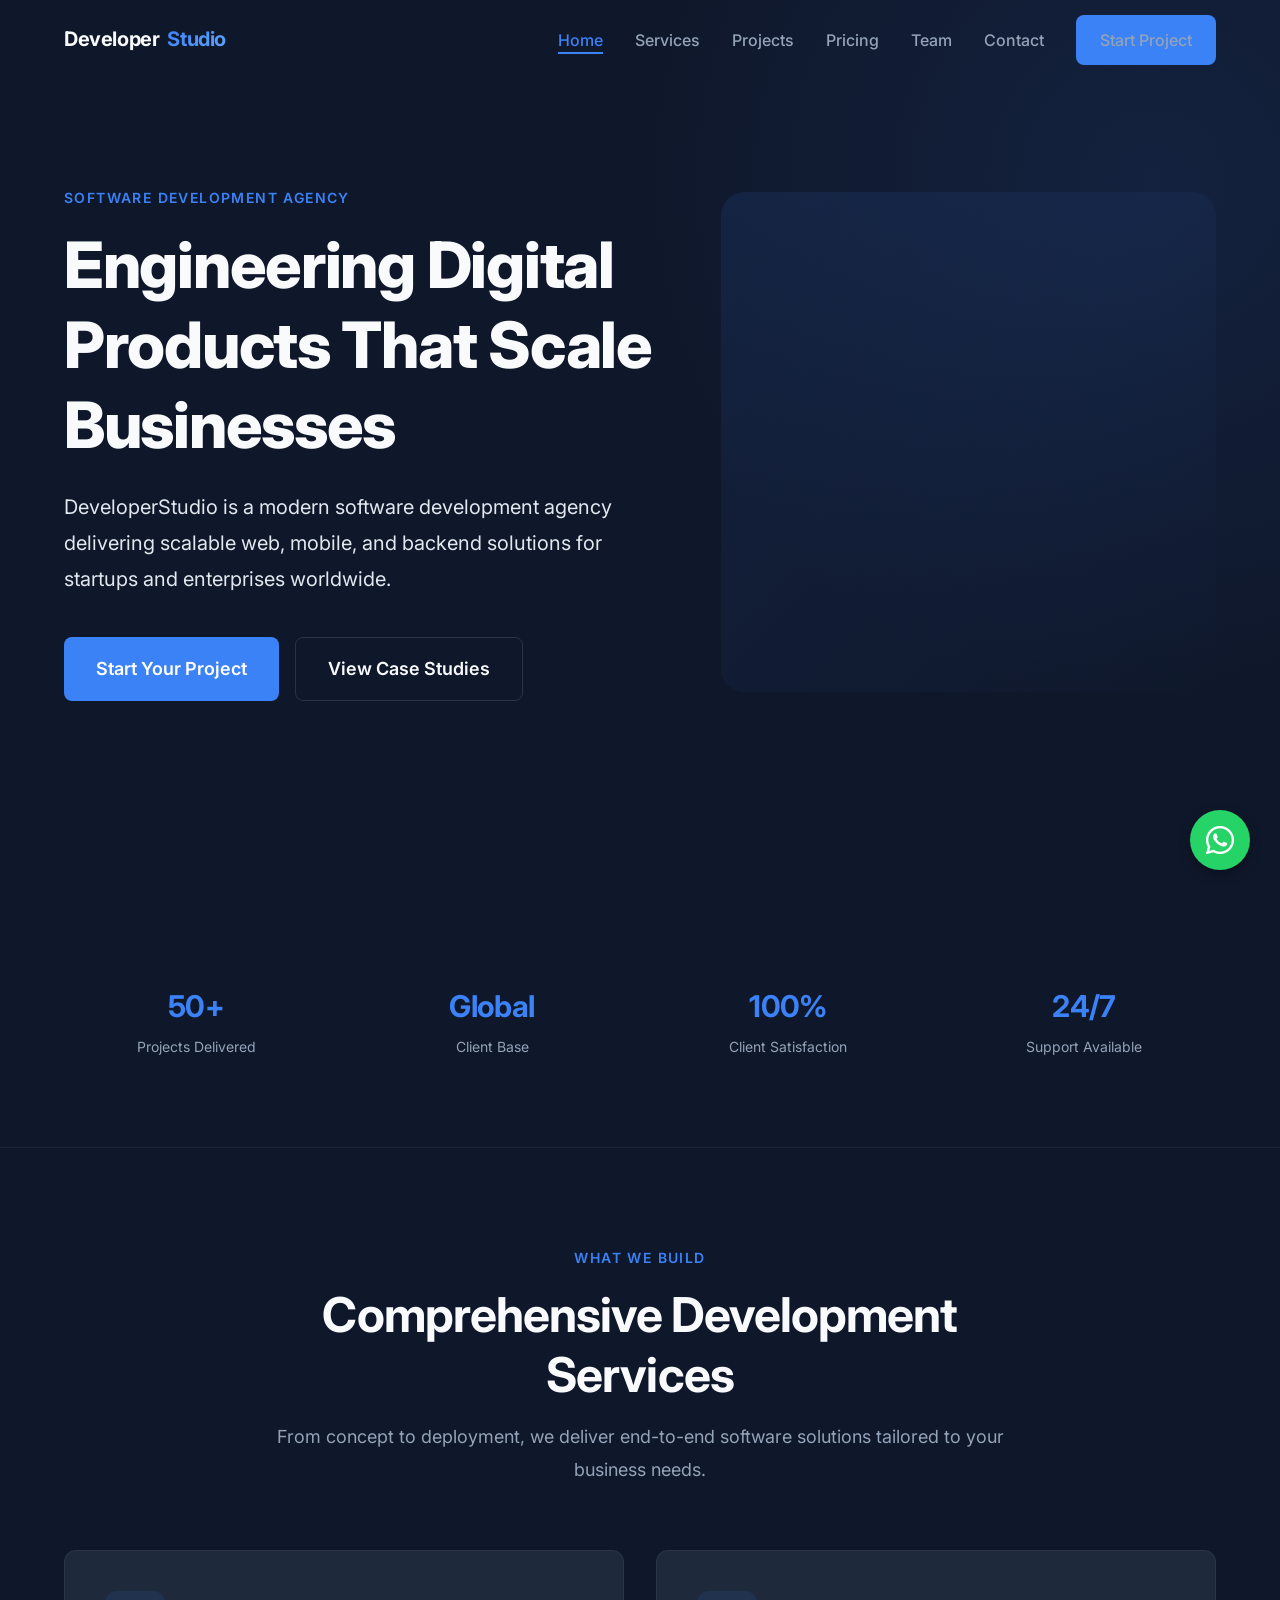
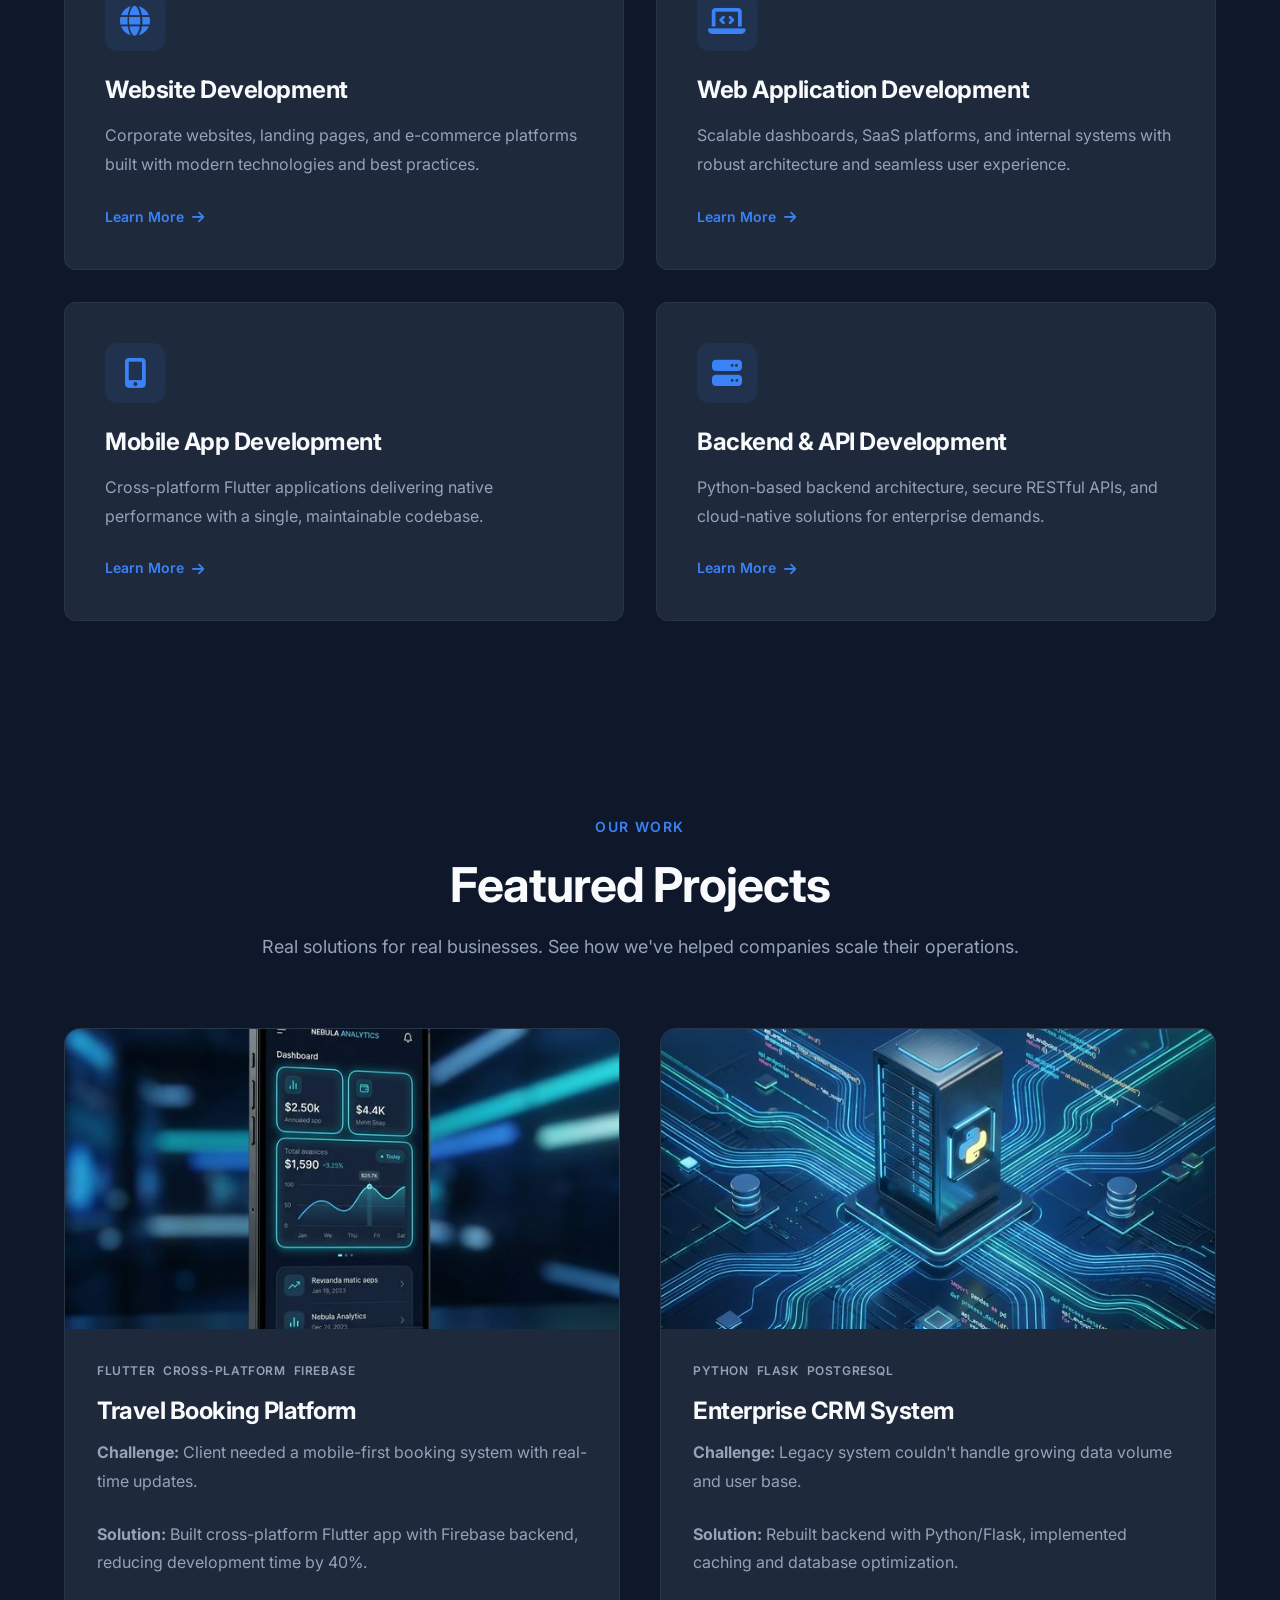
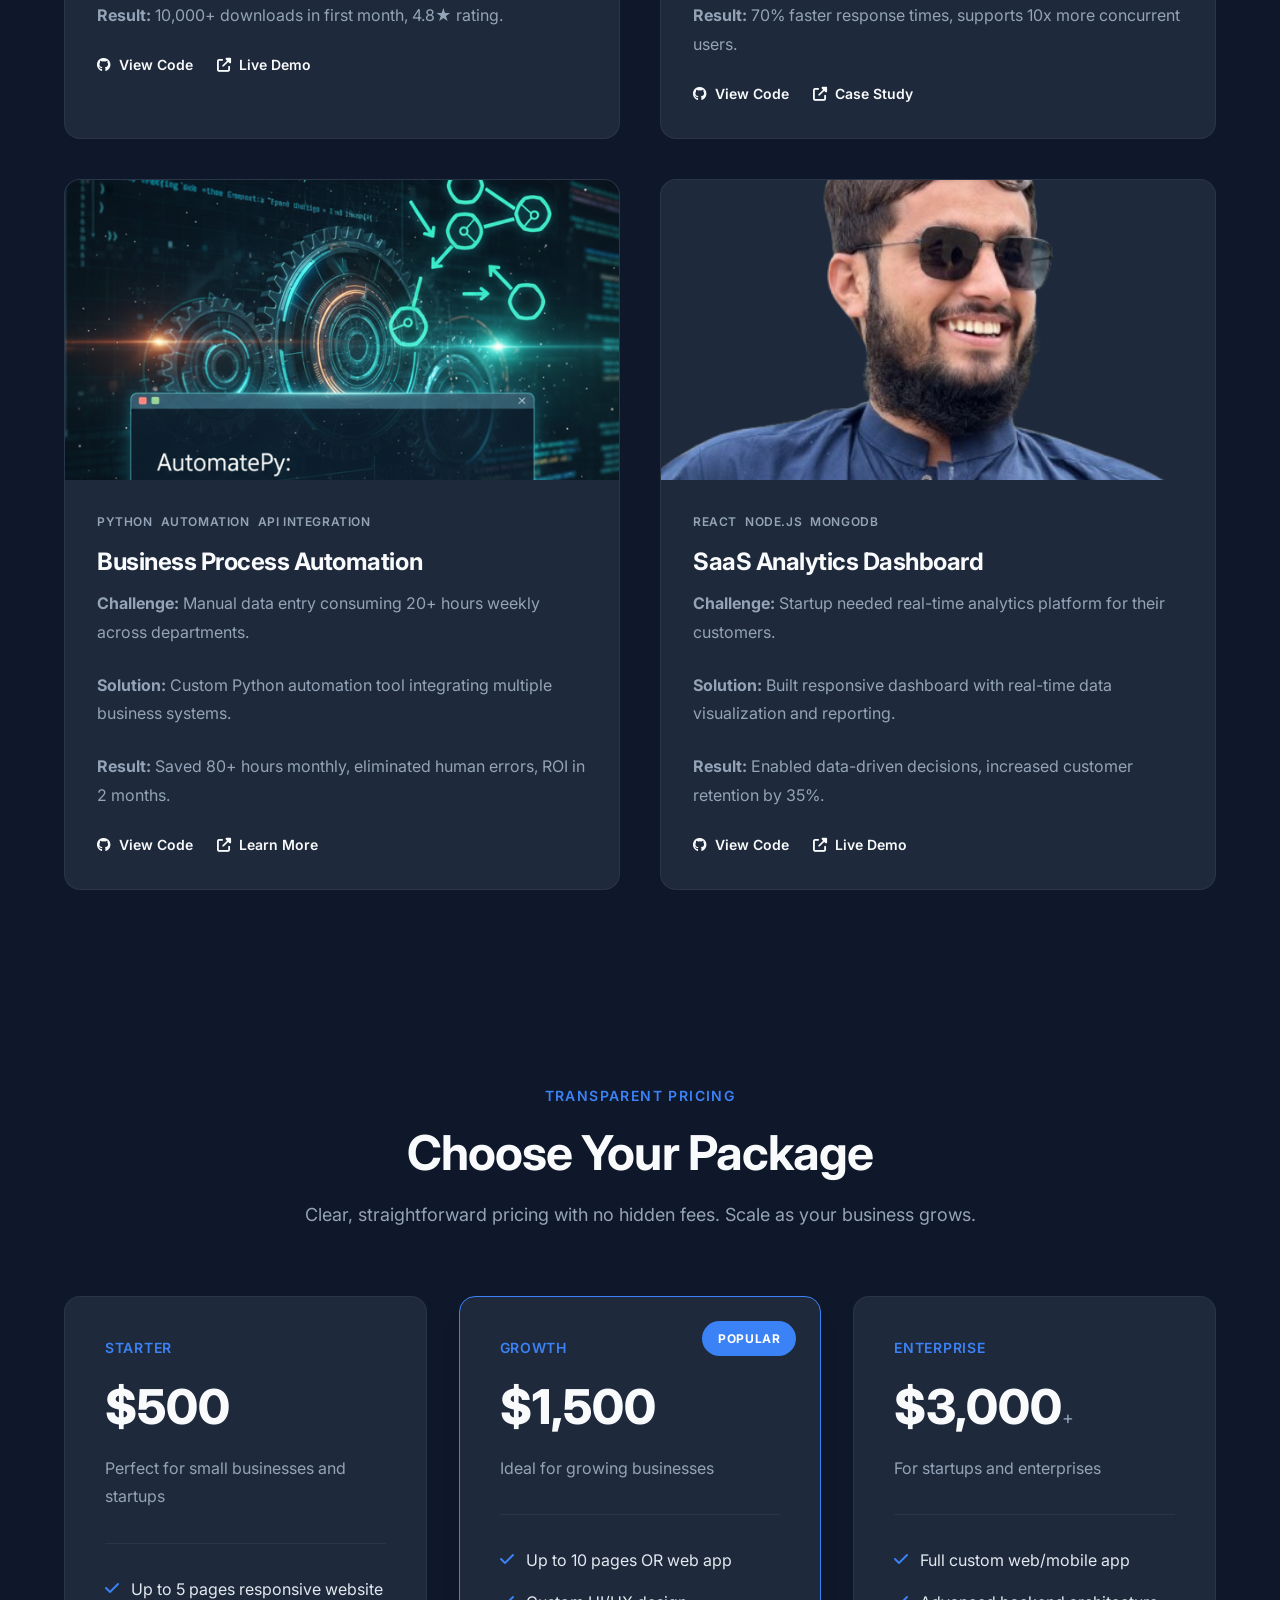
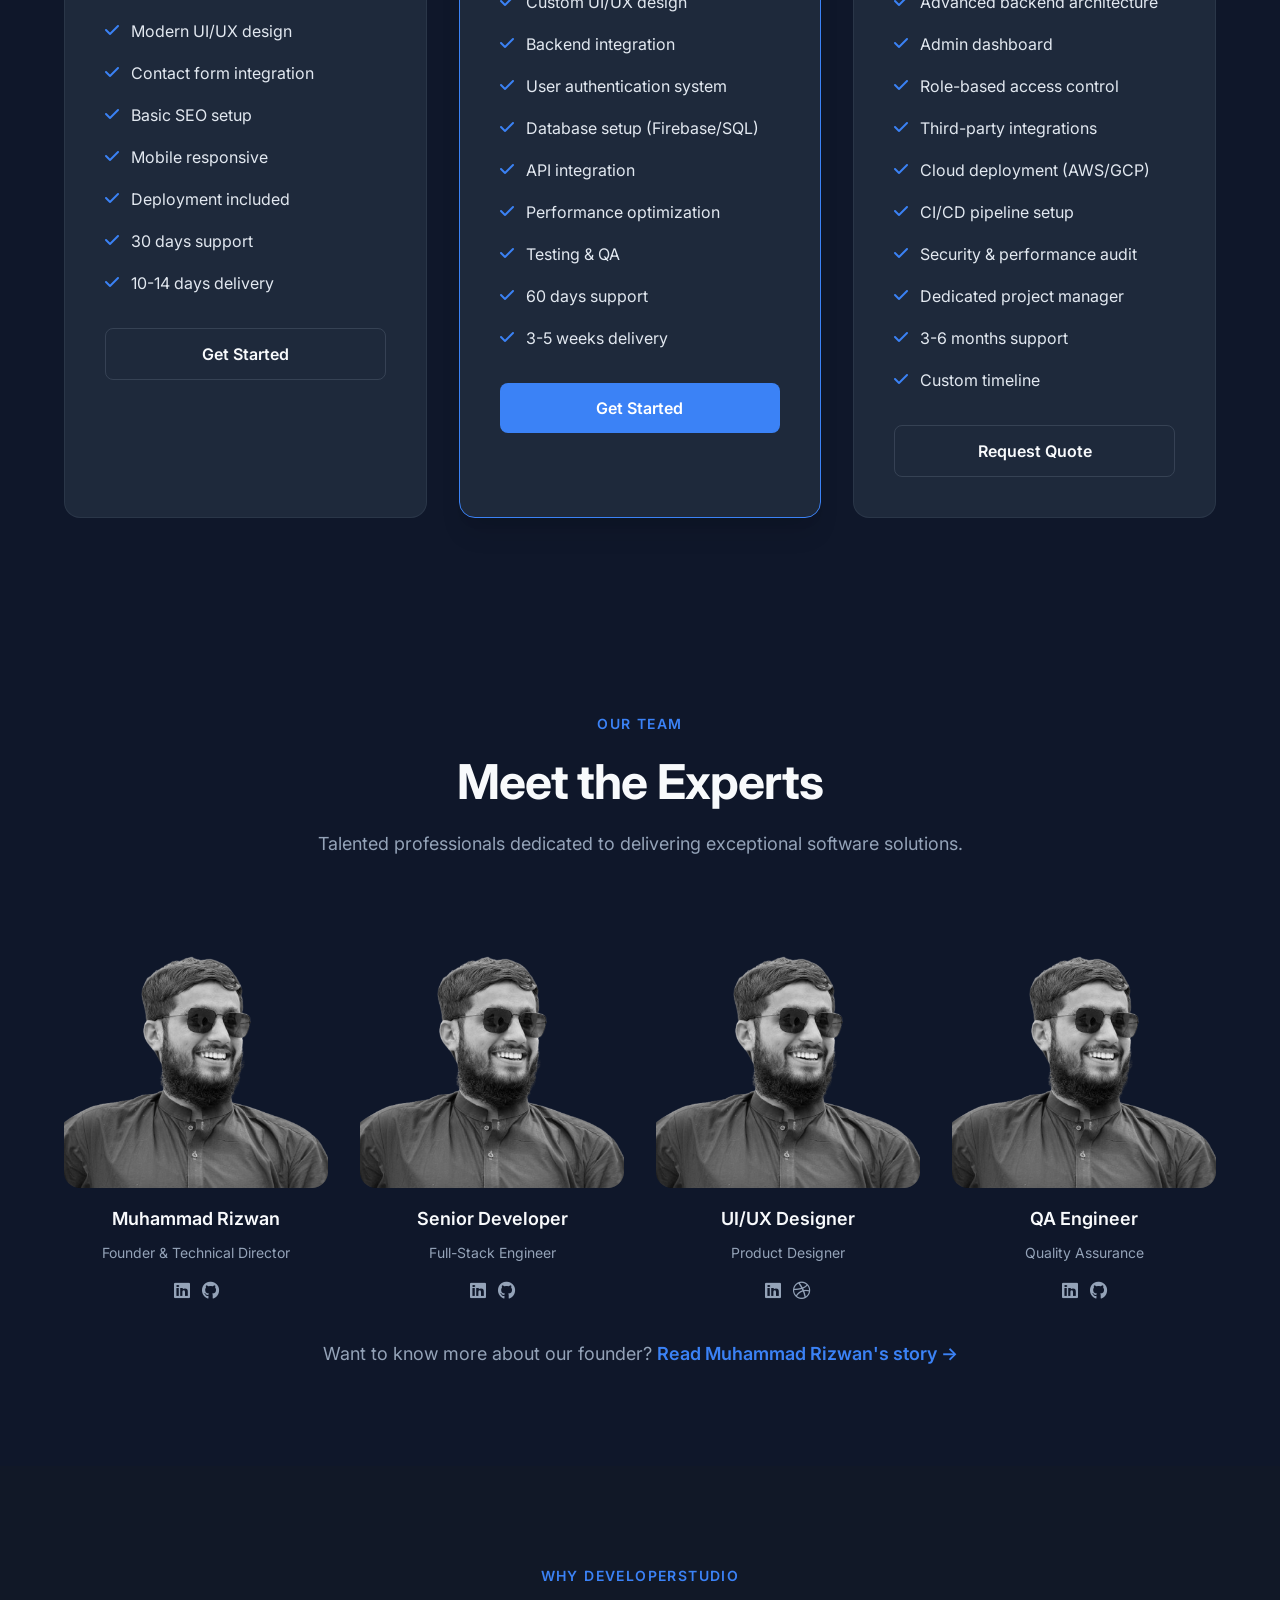
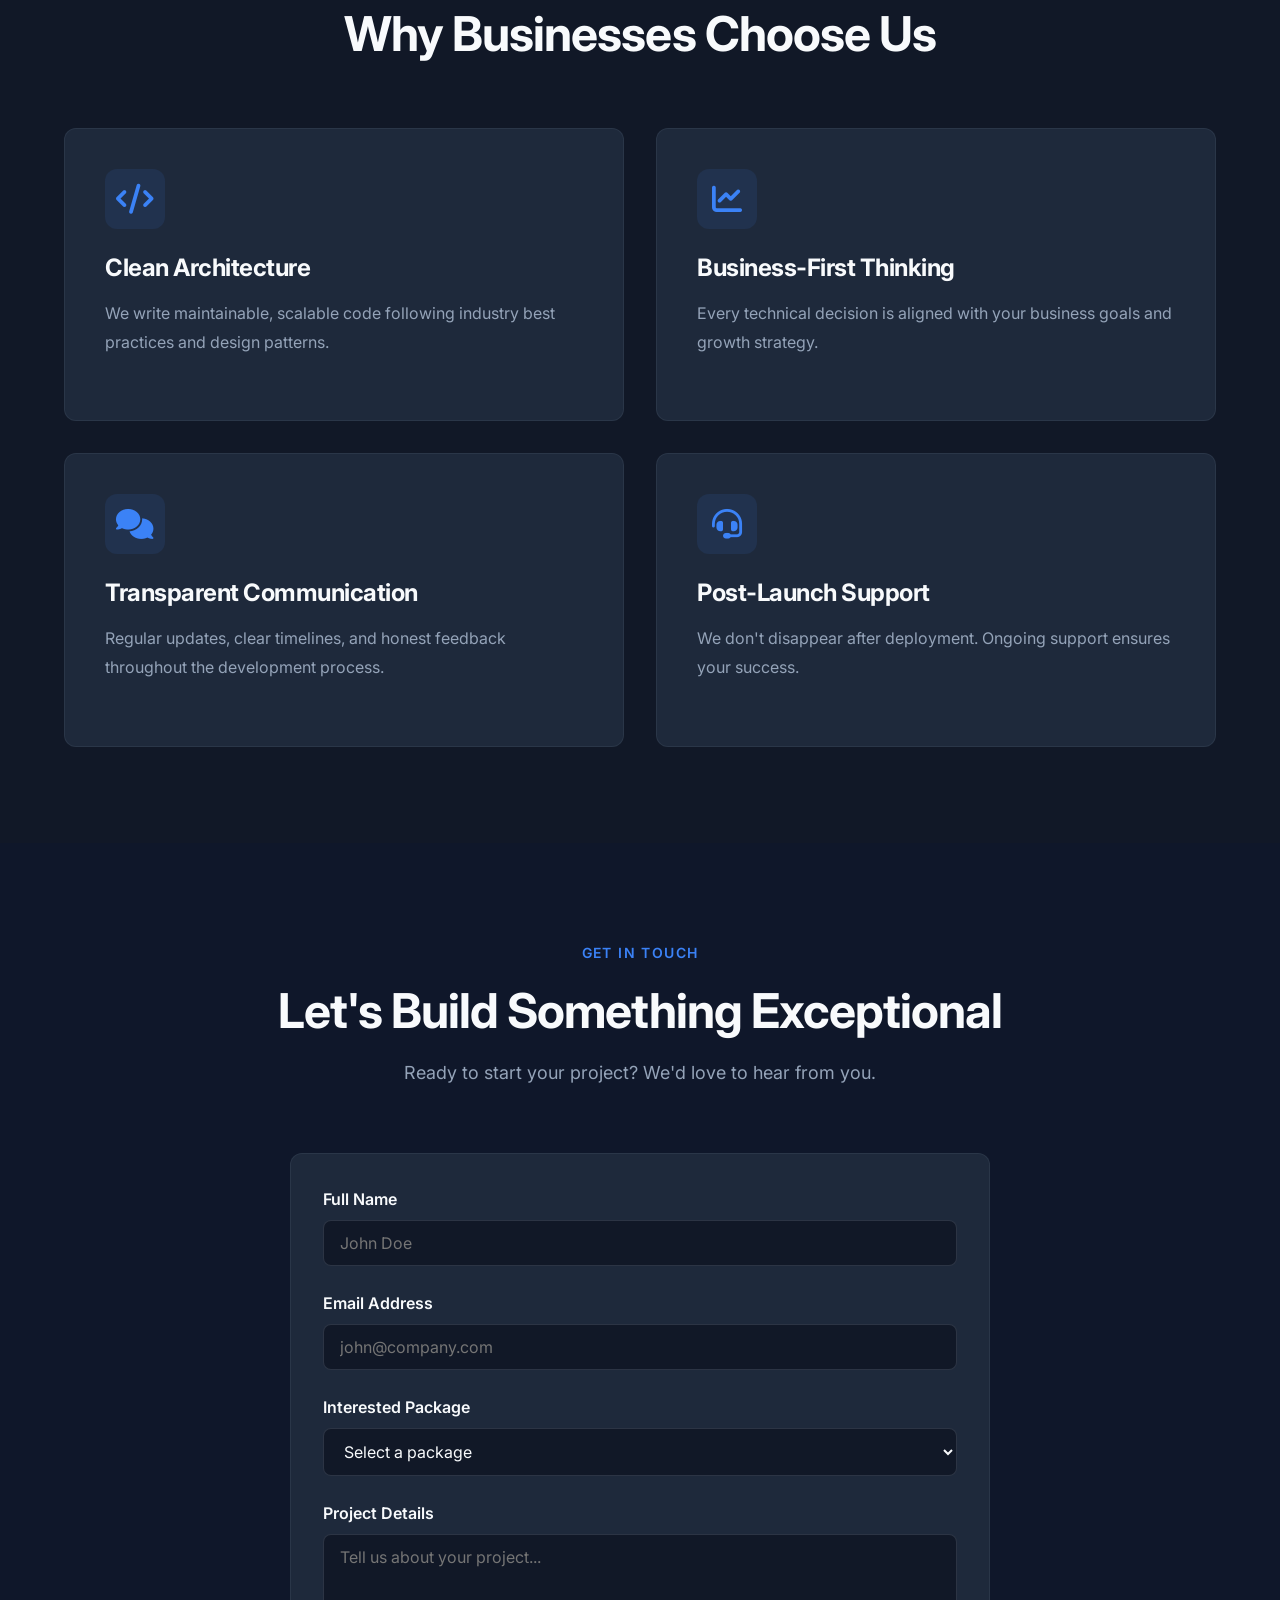
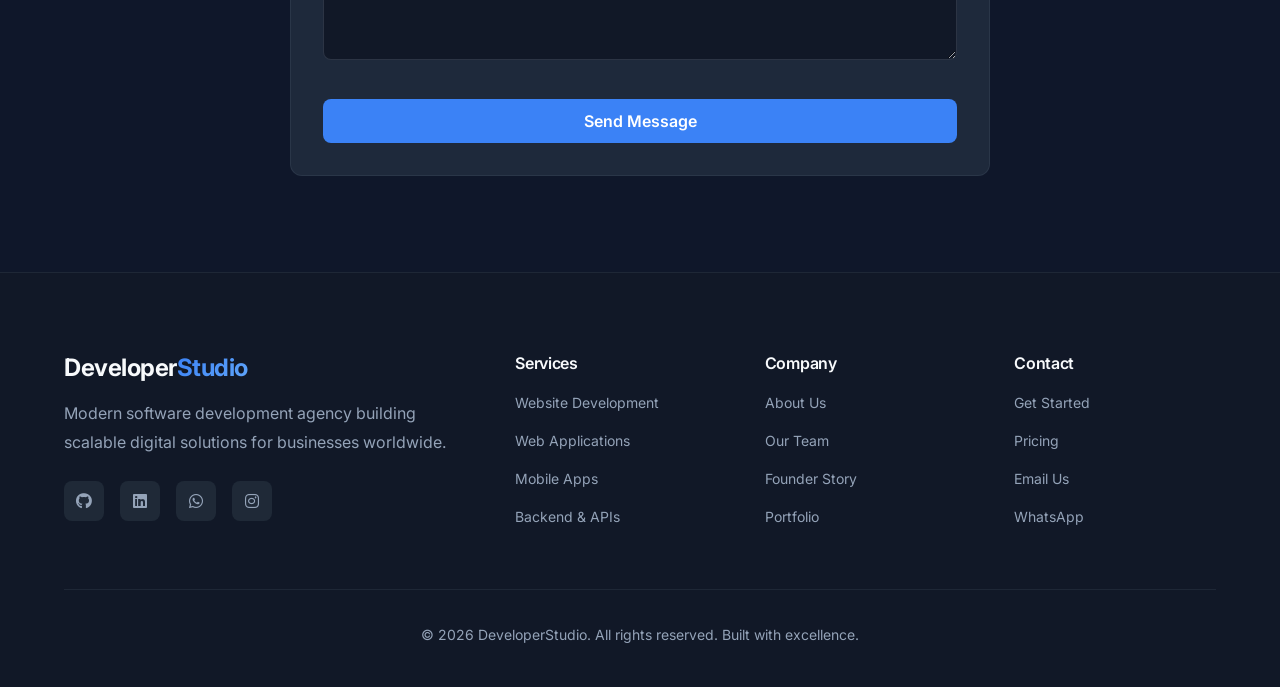
<file: index.html>
<!DOCTYPE html>
<html lang="en">

<head>
    <meta charset="UTF-8">
    <meta name="viewport" content="width=device-width, initial-scale=1.0">
    <meta name="description"
        content="DeveloperStudio - Modern software development agency delivering scalable web, mobile, and backend solutions worldwide.">
    <meta name="keywords"
        content="software development, web development, mobile apps, backend development, DeveloperStudio">
    <title>DeveloperStudio | Software Development Agency</title>

    <!-- Stylesheets -->
    <link rel="stylesheet" href="design_system.css">
    <link rel="stylesheet" href="style.css">

    <!-- Font Awesome -->
    <link rel="stylesheet" href="https://cdnjs.cloudflare.com/ajax/libs/font-awesome/6.4.0/css/all.min.css">
</head>

<body>
    <!-- Navigation -->
    <nav class="ds-navbar" id="navbar">
        <div class="ds-container">
            <a href="index.html" class="ds-logo">
                Developer<span>Studio</span>
            </a>

            <div class="ds-nav-toggle" id="nav-toggle">
                <span></span>
                <span></span>
                <span></span>
            </div>

            <ul class="ds-nav-links" id="nav-links">
                <li><a href="#home" class="active">Home</a></li>
                <li><a href="#services">Services</a></li>
                <li><a href="#projects">Projects</a></li>
                <li><a href="#pricing">Pricing</a></li>
                <li><a href="#team">Team</a></li>
                <li><a href="#contact">Contact</a></li>
                <li><a href="#contact" class="ds-btn ds-btn-primary">Start Project</a></li>
            </ul>
        </div>
    </nav>

    <!-- Mobile Navigation Overlay -->
    <div class="ds-nav-overlay" id="nav-overlay"></div>

    <!-- Hero Section -->
    <section class="ds-hero" id="home">
        <div class="ds-container">
            <div class="ds-hero-grid">
                <div class="ds-hero-content ds-reveal">
                    <span class="ds-hero-label">Software Development Agency</span>
                    <h1>Engineering Digital Products That Scale Businesses</h1>
                    <p>DeveloperStudio is a modern software development agency delivering scalable web, mobile, and
                        backend solutions for startups and enterprises worldwide.</p>
                    <div class="ds-hero-cta">
                        <a href="#contact" class="ds-btn ds-btn-primary ds-btn-lg">Start Your Project</a>
                        <a href="#projects" class="ds-btn ds-btn-secondary ds-btn-lg">View Case Studies</a>
                    </div>
                </div>
                <div class="ds-hero-visual">
                    <div class="ds-hero-gradient"></div>
                </div>
            </div>
        </div>
    </section>

    <!-- Trust Indicators -->
    <section class="ds-trust-section">
        <div class="ds-container">
            <div class="ds-trust-grid">
                <div class="ds-trust-item ds-reveal">
                    <h3>50+</h3>
                    <p>Projects Delivered</p>
                </div>
                <div class="ds-trust-item ds-reveal">
                    <h3>Global</h3>
                    <p>Client Base</p>
                </div>
                <div class="ds-trust-item ds-reveal">
                    <h3>100%</h3>
                    <p>Client Satisfaction</p>
                </div>
                <div class="ds-trust-item ds-reveal">
                    <h3>24/7</h3>
                    <p>Support Available</p>
                </div>
            </div>
        </div>
    </section>

    <!-- Services Section -->
    <section id="services">
        <div class="ds-container">
            <div class="ds-section-header ds-reveal">
                <span class="ds-section-label">What We Build</span>
                <h2>Comprehensive Development Services</h2>
                <p>From concept to deployment, we deliver end-to-end software solutions tailored to your business needs.
                </p>
            </div>

            <div class="ds-services-grid">
                <div class="ds-service-card ds-reveal">
                    <div class="ds-service-icon">
                        <i class="fas fa-globe"></i>
                    </div>
                    <h3>Website Development</h3>
                    <p>Corporate websites, landing pages, and e-commerce platforms built with modern technologies and
                        best practices.</p>
                    <a href="#contact" class="ds-service-link">
                        Learn More <i class="fas fa-arrow-right"></i>
                    </a>
                </div>

                <div class="ds-service-card ds-reveal">
                    <div class="ds-service-icon">
                        <i class="fas fa-laptop-code"></i>
                    </div>
                    <h3>Web Application Development</h3>
                    <p>Scalable dashboards, SaaS platforms, and internal systems with robust architecture and seamless
                        user experience.</p>
                    <a href="#contact" class="ds-service-link">
                        Learn More <i class="fas fa-arrow-right"></i>
                    </a>
                </div>

                <div class="ds-service-card ds-reveal">
                    <div class="ds-service-icon">
                        <i class="fas fa-mobile-alt"></i>
                    </div>
                    <h3>Mobile App Development</h3>
                    <p>Cross-platform Flutter applications delivering native performance with a single, maintainable
                        codebase.</p>
                    <a href="#contact" class="ds-service-link">
                        Learn More <i class="fas fa-arrow-right"></i>
                    </a>
                </div>

                <div class="ds-service-card ds-reveal">
                    <div class="ds-service-icon">
                        <i class="fas fa-server"></i>
                    </div>
                    <h3>Backend & API Development</h3>
                    <p>Python-based backend architecture, secure RESTful APIs, and cloud-native solutions for enterprise
                        demands.</p>
                    <a href="#contact" class="ds-service-link">
                        Learn More <i class="fas fa-arrow-right"></i>
                    </a>
                </div>
            </div>
        </div>
    </section>

    <!-- Featured Projects -->
    <section id="projects">
        <div class="ds-container">
            <div class="ds-section-header ds-reveal">
                <span class="ds-section-label">Our Work</span>
                <h2>Featured Projects</h2>
                <p>Real solutions for real businesses. See how we've helped companies scale their operations.</p>
            </div>

            <div class="ds-projects-grid">
                <div class="ds-project-card ds-reveal">
                    <div class="ds-project-image">
                        <img src="public/assets/images/flutter.png" alt="Mobile App Development">
                    </div>
                    <div class="ds-project-content">
                        <div class="ds-project-tags">
                            <span class="ds-project-tag">Flutter</span>
                            <span class="ds-project-tag">Cross-Platform</span>
                            <span class="ds-project-tag">Firebase</span>
                        </div>
                        <h3>Travel Booking Platform</h3>
                        <p><strong>Challenge:</strong> Client needed a mobile-first booking system with real-time
                            updates.</p>
                        <p><strong>Solution:</strong> Built cross-platform Flutter app with Firebase backend, reducing
                            development time by 40%.</p>
                        <p><strong>Result:</strong> 10,000+ downloads in first month, 4.8★ rating.</p>
                        <div class="ds-project-links">
                            <a href="#" class="ds-project-link">
                                <i class="fab fa-github"></i> View Code
                            </a>
                            <a href="#" class="ds-project-link">
                                <i class="fas fa-external-link-alt"></i> Live Demo
                            </a>
                        </div>
                    </div>
                </div>

                <div class="ds-project-card ds-reveal">
                    <div class="ds-project-image">
                        <img src="public/assets/images/python.png" alt="Backend Development">
                    </div>
                    <div class="ds-project-content">
                        <div class="ds-project-tags">
                            <span class="ds-project-tag">Python</span>
                            <span class="ds-project-tag">Flask</span>
                            <span class="ds-project-tag">PostgreSQL</span>
                        </div>
                        <h3>Enterprise CRM System</h3>
                        <p><strong>Challenge:</strong> Legacy system couldn't handle growing data volume and user base.
                        </p>
                        <p><strong>Solution:</strong> Rebuilt backend with Python/Flask, implemented caching and
                            database optimization.</p>
                        <p><strong>Result:</strong> 70% faster response times, supports 10x more concurrent users.</p>
                        <div class="ds-project-links">
                            <a href="#" class="ds-project-link">
                                <i class="fab fa-github"></i> View Code
                            </a>
                            <a href="#" class="ds-project-link">
                                <i class="fas fa-external-link-alt"></i> Case Study
                            </a>
                        </div>
                    </div>
                </div>

                <div class="ds-project-card ds-reveal">
                    <div class="ds-project-image">
                        <img src="public/assets/images/automation.png" alt="Automation Tool">
                    </div>
                    <div class="ds-project-content">
                        <div class="ds-project-tags">
                            <span class="ds-project-tag">Python</span>
                            <span class="ds-project-tag">Automation</span>
                            <span class="ds-project-tag">API Integration</span>
                        </div>
                        <h3>Business Process Automation</h3>
                        <p><strong>Challenge:</strong> Manual data entry consuming 20+ hours weekly across departments.
                        </p>
                        <p><strong>Solution:</strong> Custom Python automation tool integrating multiple business
                            systems.</p>
                        <p><strong>Result:</strong> Saved 80+ hours monthly, eliminated human errors, ROI in 2 months.
                        </p>
                        <div class="ds-project-links">
                            <a href="#" class="ds-project-link">
                                <i class="fab fa-github"></i> View Code
                            </a>
                            <a href="#" class="ds-project-link">
                                <i class="fas fa-external-link-alt"></i> Learn More
                            </a>
                        </div>
                    </div>
                </div>

                <div class="ds-project-card ds-reveal">
                    <div class="ds-project-image">
                        <img src="public/assets/images/me.png" alt="Web Application">
                    </div>
                    <div class="ds-project-content">
                        <div class="ds-project-tags">
                            <span class="ds-project-tag">React</span>
                            <span class="ds-project-tag">Node.js</span>
                            <span class="ds-project-tag">MongoDB</span>
                        </div>
                        <h3>SaaS Analytics Dashboard</h3>
                        <p><strong>Challenge:</strong> Startup needed real-time analytics platform for their customers.
                        </p>
                        <p><strong>Solution:</strong> Built responsive dashboard with real-time data visualization and
                            reporting.</p>
                        <p><strong>Result:</strong> Enabled data-driven decisions, increased customer retention by 35%.
                        </p>
                        <div class="ds-project-links">
                            <a href="#" class="ds-project-link">
                                <i class="fab fa-github"></i> View Code
                            </a>
                            <a href="#" class="ds-project-link">
                                <i class="fas fa-external-link-alt"></i> Live Demo
                            </a>
                        </div>
                    </div>
                </div>
            </div>
        </div>
    </section>

    <!-- Pricing Section -->
    <section id="pricing">
        <div class="ds-container">
            <div class="ds-section-header ds-reveal">
                <span class="ds-section-label">Transparent Pricing</span>
                <h2>Choose Your Package</h2>
                <p>Clear, straightforward pricing with no hidden fees. Scale as your business grows.</p>
            </div>

            <div class="ds-pricing-grid">
                <!-- Basic Package -->
                <div class="ds-pricing-card ds-reveal">
                    <div class="ds-pricing-tier">Starter</div>
                    <div class="ds-pricing-price">$500</div>
                    <p class="ds-pricing-description">Perfect for small businesses and startups</p>
                    <ul class="ds-pricing-features">
                        <li><i class="fas fa-check"></i> Up to 5 pages responsive website</li>
                        <li><i class="fas fa-check"></i> Modern UI/UX design</li>
                        <li><i class="fas fa-check"></i> Contact form integration</li>
                        <li><i class="fas fa-check"></i> Basic SEO setup</li>
                        <li><i class="fas fa-check"></i> Mobile responsive</li>
                        <li><i class="fas fa-check"></i> Deployment included</li>
                        <li><i class="fas fa-check"></i> 30 days support</li>
                        <li><i class="fas fa-check"></i> 10-14 days delivery</li>
                    </ul>
                    <a href="#contact" class="ds-btn ds-btn-secondary ds-pricing-cta">Get Started</a>
                </div>

                <!-- Gold Package (Featured) -->
                <div class="ds-pricing-card featured ds-reveal">
                    <div class="ds-pricing-tier">Growth</div>
                    <div class="ds-pricing-price">$1,500</div>
                    <p class="ds-pricing-description">Ideal for growing businesses</p>
                    <ul class="ds-pricing-features">
                        <li><i class="fas fa-check"></i> Up to 10 pages OR web app</li>
                        <li><i class="fas fa-check"></i> Custom UI/UX design</li>
                        <li><i class="fas fa-check"></i> Backend integration</li>
                        <li><i class="fas fa-check"></i> User authentication system</li>
                        <li><i class="fas fa-check"></i> Database setup (Firebase/SQL)</li>
                        <li><i class="fas fa-check"></i> API integration</li>
                        <li><i class="fas fa-check"></i> Performance optimization</li>
                        <li><i class="fas fa-check"></i> Testing & QA</li>
                        <li><i class="fas fa-check"></i> 60 days support</li>
                        <li><i class="fas fa-check"></i> 3-5 weeks delivery</li>
                    </ul>
                    <a href="#contact" class="ds-btn ds-btn-primary ds-pricing-cta">Get Started</a>
                </div>

                <!-- Platinum Package -->
                <div class="ds-pricing-card ds-reveal">
                    <div class="ds-pricing-tier">Enterprise</div>
                    <div class="ds-pricing-price">$3,000<span>+</span></div>
                    <p class="ds-pricing-description">For startups and enterprises</p>
                    <ul class="ds-pricing-features">
                        <li><i class="fas fa-check"></i> Full custom web/mobile app</li>
                        <li><i class="fas fa-check"></i> Advanced backend architecture</li>
                        <li><i class="fas fa-check"></i> Admin dashboard</li>
                        <li><i class="fas fa-check"></i> Role-based access control</li>
                        <li><i class="fas fa-check"></i> Third-party integrations</li>
                        <li><i class="fas fa-check"></i> Cloud deployment (AWS/GCP)</li>
                        <li><i class="fas fa-check"></i> CI/CD pipeline setup</li>
                        <li><i class="fas fa-check"></i> Security & performance audit</li>
                        <li><i class="fas fa-check"></i> Dedicated project manager</li>
                        <li><i class="fas fa-check"></i> 3-6 months support</li>
                        <li><i class="fas fa-check"></i> Custom timeline</li>
                    </ul>
                    <a href="#contact" class="ds-btn ds-btn-secondary ds-pricing-cta">Request Quote</a>
                </div>
            </div>
        </div>
    </section>

    <!-- Team Section -->
    <section id="team">
        <div class="ds-container">
            <div class="ds-section-header ds-reveal">
                <span class="ds-section-label">Our Team</span>
                <h2>Meet the Experts</h2>
                <p>Talented professionals dedicated to delivering exceptional software solutions.</p>
            </div>

            <div class="ds-team-grid">
                <div class="ds-team-card ds-reveal">
                    <div class="ds-team-image">
                        <img src="public/assets/images/me.png" alt="Muhammad Rizwan">
                    </div>
                    <div class="ds-team-name">Muhammad Rizwan</div>
                    <div class="ds-team-role">Founder & Technical Director</div>
                    <div class="ds-team-social">
                        <a href="https://www.linkedin.com/in/muhammad-rizwan-shaheen-426b611a3/" target="_blank"><i
                                class="fab fa-linkedin"></i></a>
                        <a href="https://github.com/mrizwanshaheen" target="_blank"><i class="fab fa-github"></i></a>
                    </div>
                </div>

                <div class="ds-team-card ds-reveal">
                    <div class="ds-team-image">
                        <img src="public/assets/images/me.png" alt="Team Member">
                    </div>
                    <div class="ds-team-name">Senior Developer</div>
                    <div class="ds-team-role">Full-Stack Engineer</div>
                    <div class="ds-team-social">
                        <a href="#"><i class="fab fa-linkedin"></i></a>
                        <a href="#"><i class="fab fa-github"></i></a>
                    </div>
                </div>

                <div class="ds-team-card ds-reveal">
                    <div class="ds-team-image">
                        <img src="public/assets/images/me.png" alt="Team Member">
                    </div>
                    <div class="ds-team-name">UI/UX Designer</div>
                    <div class="ds-team-role">Product Designer</div>
                    <div class="ds-team-social">
                        <a href="#"><i class="fab fa-linkedin"></i></a>
                        <a href="#"><i class="fab fa-dribbble"></i></a>
                    </div>
                </div>

                <div class="ds-team-card ds-reveal">
                    <div class="ds-team-image">
                        <img src="public/assets/images/me.png" alt="Team Member">
                    </div>
                    <div class="ds-team-name">QA Engineer</div>
                    <div class="ds-team-role">Quality Assurance</div>
                    <div class="ds-team-social">
                        <a href="#"><i class="fab fa-linkedin"></i></a>
                        <a href="#"><i class="fab fa-github"></i></a>
                    </div>
                </div>
            </div>

            <div class="text-center mt-8">
                <p style="font-size: var(--ds-text-lg); color: var(--ds-text-muted);">
                    Want to know more about our founder?
                    <a href="views/founder.html"
                        style="color: var(--ds-accent-primary); font-weight: var(--ds-weight-semibold);">Read Muhammad
                        Rizwan's story →</a>
                </p>
            </div>
        </div>
    </section>

    <!-- Why Choose Us -->
    <section style="background: var(--ds-bg-secondary);">
        <div class="ds-container">
            <div class="ds-section-header ds-reveal">
                <span class="ds-section-label">Why DeveloperStudio</span>
                <h2>Why Businesses Choose Us</h2>
            </div>

            <div class="ds-services-grid">
                <div class="ds-service-card ds-reveal">
                    <div class="ds-service-icon">
                        <i class="fas fa-code"></i>
                    </div>
                    <h3>Clean Architecture</h3>
                    <p>We write maintainable, scalable code following industry best practices and design patterns.</p>
                </div>

                <div class="ds-service-card ds-reveal">
                    <div class="ds-service-icon">
                        <i class="fas fa-chart-line"></i>
                    </div>
                    <h3>Business-First Thinking</h3>
                    <p>Every technical decision is aligned with your business goals and growth strategy.</p>
                </div>

                <div class="ds-service-card ds-reveal">
                    <div class="ds-service-icon">
                        <i class="fas fa-comments"></i>
                    </div>
                    <h3>Transparent Communication</h3>
                    <p>Regular updates, clear timelines, and honest feedback throughout the development process.</p>
                </div>

                <div class="ds-service-card ds-reveal">
                    <div class="ds-service-icon">
                        <i class="fas fa-headset"></i>
                    </div>
                    <h3>Post-Launch Support</h3>
                    <p>We don't disappear after deployment. Ongoing support ensures your success.</p>
                </div>
            </div>
        </div>
    </section>

    <!-- Contact Section -->
    <section id="contact">
        <div class="ds-container ds-container-narrow">
            <div class="ds-section-header ds-reveal">
                <span class="ds-section-label">Get In Touch</span>
                <h2>Let's Build Something Exceptional</h2>
                <p>Ready to start your project? We'd love to hear from you.</p>
            </div>

            <div class="ds-card ds-reveal" style="max-width: 700px; margin: 0 auto;">
                <form action="https://formspree.io/f/mrizwanshaheen144@gmail.com" method="POST">
                    <div style="margin-bottom: var(--ds-space-6);">
                        <label for="name"
                            style="display: block; font-weight: var(--ds-weight-semibold); margin-bottom: var(--ds-space-2); color: var(--ds-text-primary);">Full
                            Name</label>
                        <input type="text" id="name" name="name" class="ds-input" placeholder="John Doe" required>
                    </div>

                    <div style="margin-bottom: var(--ds-space-6);">
                        <label for="email"
                            style="display: block; font-weight: var(--ds-weight-semibold); margin-bottom: var(--ds-space-2); color: var(--ds-text-primary);">Email
                            Address</label>
                        <input type="email" id="email" name="email" class="ds-input" placeholder="john@company.com"
                            required>
                    </div>

                    <div style="margin-bottom: var(--ds-space-6);">
                        <label for="package"
                            style="display: block; font-weight: var(--ds-weight-semibold); margin-bottom: var(--ds-space-2); color: var(--ds-text-primary);">Interested
                            Package</label>
                        <select id="package" name="package" class="ds-input" required>
                            <option value="">Select a package</option>
                            <option value="starter">Starter - $500</option>
                            <option value="growth">Growth - $1,500</option>
                            <option value="enterprise">Enterprise - $3,000+</option>
                            <option value="custom">Custom Quote</option>
                        </select>
                    </div>

                    <div style="margin-bottom: var(--ds-space-8);">
                        <label for="message"
                            style="display: block; font-weight: var(--ds-weight-semibold); margin-bottom: var(--ds-space-2); color: var(--ds-text-primary);">Project
                            Details</label>
                        <textarea id="message" name="message" class="ds-input" rows="5"
                            placeholder="Tell us about your project..." required></textarea>
                    </div>

                    <button type="submit" class="ds-btn ds-btn-primary" style="width: 100%;">Send Message</button>
                </form>
            </div>
        </div>
    </section>

    <!-- Footer -->
    <footer class="ds-footer">
        <div class="ds-container">
            <div class="ds-footer-grid">
                <div class="ds-footer-brand">
                    <h3>Developer<span class="text-gradient">Studio</span></h3>
                    <p>Modern software development agency building scalable digital solutions for businesses worldwide.
                    </p>
                    <div class="ds-footer-social">
                        <a href="https://github.com/mrizwanshaheen" target="_blank"><i class="fab fa-github"></i></a>
                        <a href="https://www.linkedin.com/in/muhammad-rizwan-shaheen-426b611a3/" target="_blank"><i
                                class="fab fa-linkedin"></i></a>
                        <a href="https://wa.me/923095272628" target="_blank"><i class="fab fa-whatsapp"></i></a>
                        <a href="https://www.instagram.com/muhammad.rizwanshaheen/" target="_blank"><i
                                class="fab fa-instagram"></i></a>
                    </div>
                </div>

                <div class="ds-footer-links">
                    <h4>Services</h4>
                    <ul>
                        <li><a href="#services">Website Development</a></li>
                        <li><a href="#services">Web Applications</a></li>
                        <li><a href="#services">Mobile Apps</a></li>
                        <li><a href="#services">Backend & APIs</a></li>
                    </ul>
                </div>

                <div class="ds-footer-links">
                    <h4>Company</h4>
                    <ul>
                        <li><a href="#team">About Us</a></li>
                        <li><a href="#team">Our Team</a></li>
                        <li><a href="views/founder.html">Founder Story</a></li>
                        <li><a href="#projects">Portfolio</a></li>
                    </ul>
                </div>

                <div class="ds-footer-links">
                    <h4>Contact</h4>
                    <ul>
                        <li><a href="#contact">Get Started</a></li>
                        <li><a href="#pricing">Pricing</a></li>
                        <li><a href="mailto:mrizwanshaheen144@gmail.com">Email Us</a></li>
                        <li><a href="https://wa.me/923095272628">WhatsApp</a></li>
                    </ul>
                </div>
            </div>

            <div class="ds-footer-bottom">
                <p>&copy; 2026 DeveloperStudio. All rights reserved. Built with excellence.</p>
            </div>
        </div>
    </footer>

    <!-- WhatsApp Float Button -->
    <a href="https://wa.me/923095272628" class="whatsapp-float" target="_blank" title="Chat on WhatsApp"
        style="position: fixed; bottom: 30px; right: 30px; width: 60px; height: 60px; background: #25D366; border-radius: 50%; display: flex; align-items: center; justify-content: center; box-shadow: 0 4px 12px rgba(0,0,0,0.3); z-index: 1000; transition: transform 0.3s ease;">
        <i class="fab fa-whatsapp" style="font-size: 32px; color: white;"></i>
    </a>

    <script src="script.js"></script>
</body>

</html>
</file>
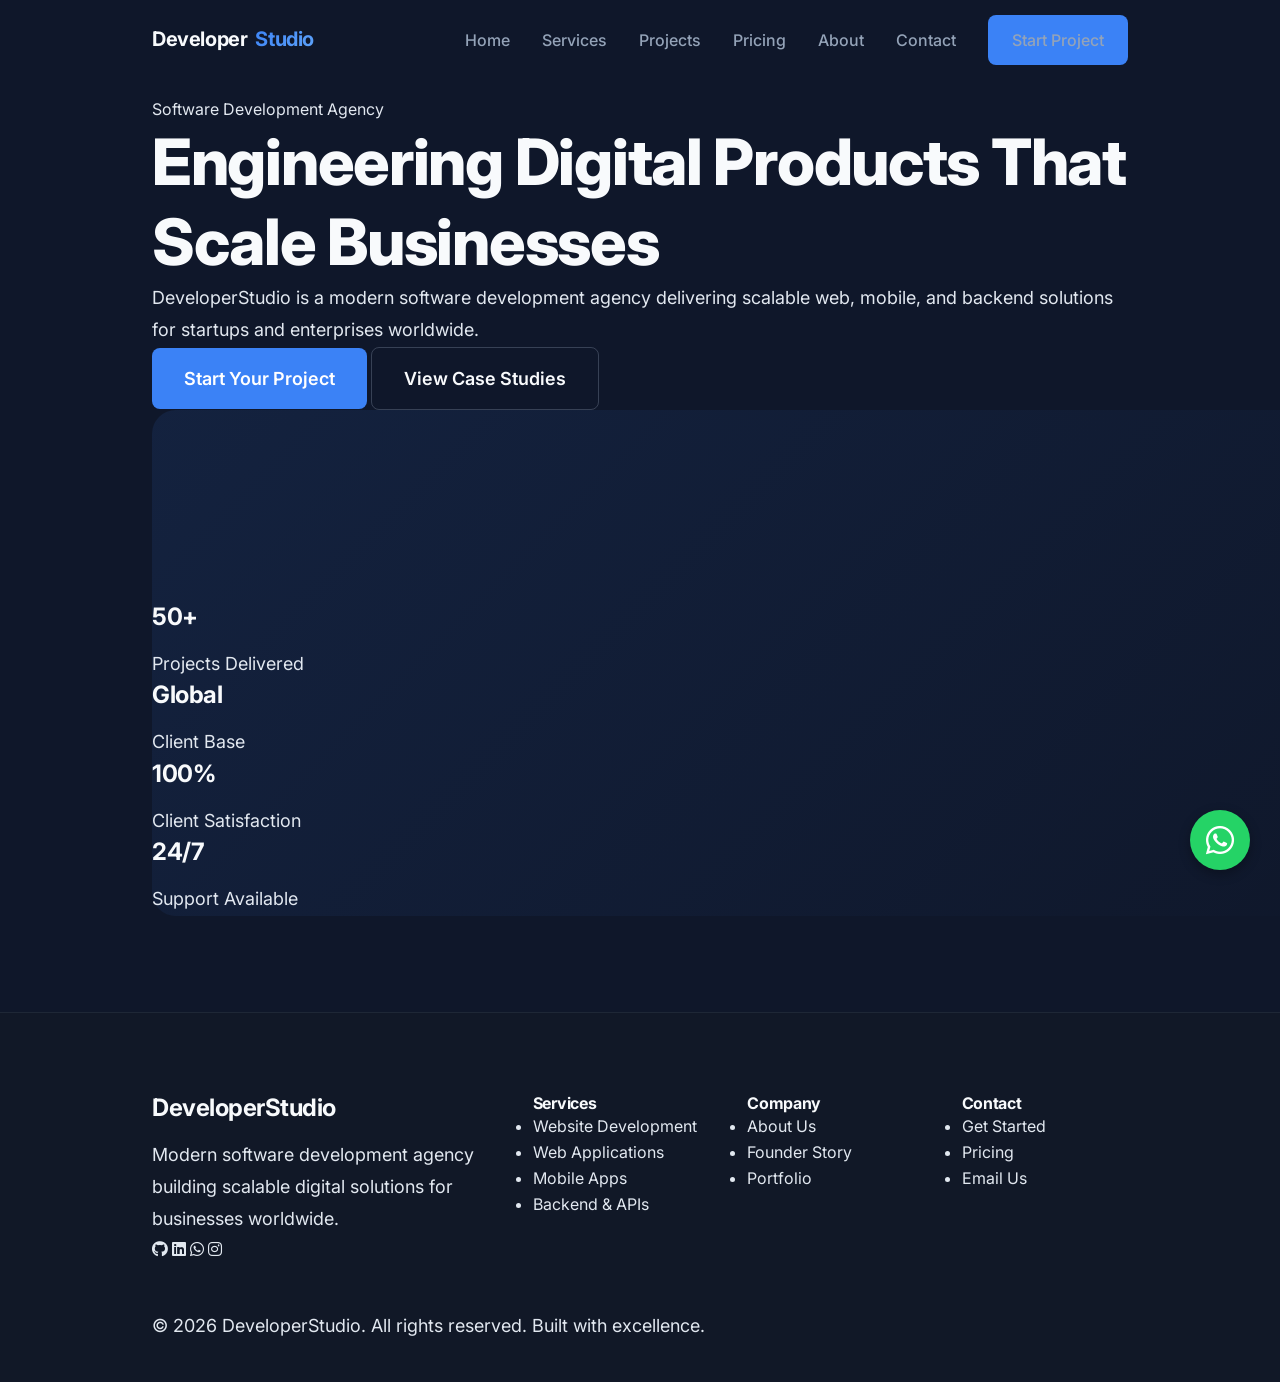
<file: frontend/index.html>
<!DOCTYPE html>
<html lang="en">

<head>
    <meta charset="UTF-8">
    <meta name="viewport" content="width=device-width, initial-scale=1.0">
    <meta name="description"
        content="DeveloperStudio - Modern software development agency delivering scalable web, mobile, and backend solutions worldwide.">
    <meta name="keywords"
        content="software development, web development, mobile apps, backend development, DeveloperStudio">
    <title>DeveloperStudio | Software Development Agency</title>

    <!-- Stylesheets -->
    <link rel="stylesheet" href="css/base.css">
    <link rel="stylesheet" href="css/layout.css">
    <link rel="stylesheet" href="css/components.css">
    <link rel="stylesheet" href="css/animations.css">
    <link rel="stylesheet" href="css/responsive.css">

    <!-- Font Awesome -->
    <link rel="stylesheet" href="https://cdnjs.cloudflare.com/ajax/libs/font-awesome/6.4.0/css/all.min.css">
</head>

<body>
    <!-- Navigation -->
    <nav class="ds-navbar" id="navbar">
        <div class="ds-container">
            <a href="index.html" class="ds-logo">
                Developer<span>Studio</span>
            </a>

            <div class="ds-nav-toggle" id="nav-toggle">
                <span></span>
                <span></span>
                <span></span>
            </div>

            <ul class="ds-nav-links" id="nav-links">
                <li><a href="index.html" class="active">Home</a></li>
                <li><a href="views/services.html">Services</a></li>
                <li><a href="views/projects.html">Projects</a></li>
                <li><a href="views/pricing.html">Pricing</a></li>
                <li><a href="views/about.html">About</a></li>
                <li><a href="views/contact.html">Contact</a></li>
                <li><a href="views/contact.html" class="ds-btn ds-btn-primary">Start Project</a></li>
            </ul>
        </div>
    </nav>

    <!-- Mobile Navigation Overlay -->
    <div class="ds-nav-overlay" id="nav-overlay"></div>

    <!-- Hero Section -->
    <section class="ds-hero" id="home">
        <div class="ds-container">
            <div class="ds-hero-grid">
                <div class="ds-hero-content ds-reveal">
                    <span class="ds-hero-label">Software Development Agency</span>
                    <h1>Engineering Digital Products That Scale Businesses</h1>
                    <p>DeveloperStudio is a modern software development agency delivering scalable web, mobile, and
                        backend solutions for startups and enterprises worldwide.</p>
                    <div class="ds-hero-cta">
                        <a href="views/contact.html" class="ds-btn ds-btn-primary ds-btn-lg">Start Your Project</a>
                        <a href="views/projects.html" class="ds-btn ds-btn-secondary ds-btn-lg">View Case Studies</a>
                    </div>
                </div>
                <div class="ds-hero-visual">
                    <div class="ds-hero-gradient"></div>
                </div>
            </div>
        </div>
    </section>

    <!-- Trust Indicators -->
    <section class="ds-trust-section">
        <div class="ds-container">
            <div class="ds-trust-grid">
                <div class="ds-trust-item ds-reveal">
                    <h3>50+</h3>
                    <p>Projects Delivered</p>
                </div>
                <div class="ds-trust-item ds-reveal">
                    <h3>Global</h3>
                    <p>Client Base</p>
                </div>
                <div class="ds-trust-item ds-reveal">
                    <h3>100%</h3>
                    <p>Client Satisfaction</p>
                </div>
                <div class="ds-trust-item ds-reveal">
                    <h3>24/7</h3>
                    <p>Support Available</p>
                </div>
            </div>
        </div>
    </section>

    <!-- Footer -->
    <footer class="ds-footer">
        <div class="ds-container">
            <div class="ds-footer-grid">
                <div class="ds-footer-brand">
                    <h3>Developer<span class="text-gradient">Studio</span></h3>
                    <p>Modern software development agency building scalable digital solutions for businesses worldwide.
                    </p>
                    <div class="ds-footer-social">
                        <a href="https://github.com/mrizwanshaheen" target="_blank"><i class="fab fa-github"></i></a>
                        <a href="https://www.linkedin.com/in/muhammad-rizwan-shaheen-426b611a3/" target="_blank"><i
                                class="fab fa-linkedin"></i></a>
                        <a href="https://wa.me/923095272628" target="_blank"><i class="fab fa-whatsapp"></i></a>
                        <a href="https://www.instagram.com/muhammad.rizwanshaheen/" target="_blank"><i
                                class="fab fa-instagram"></i></a>
                    </div>
                </div>

                <div class="ds-footer-links">
                    <h4>Services</h4>
                    <ul>
                        <li><a href="views/services.html">Website Development</a></li>
                        <li><a href="views/services.html">Web Applications</a></li>
                        <li><a href="views/services.html">Mobile Apps</a></li>
                        <li><a href="views/services.html">Backend & APIs</a></li>
                    </ul>
                </div>

                <div class="ds-footer-links">
                    <h4>Company</h4>
                    <ul>
                        <li><a href="views/about.html">About Us</a></li>
                        <li><a href="views/founder.html">Founder Story</a></li>
                        <li><a href="views/projects.html">Portfolio</a></li>
                    </ul>
                </div>

                <div class="ds-footer-links">
                    <h4>Contact</h4>
                    <ul>
                        <li><a href="views/contact.html">Get Started</a></li>
                        <li><a href="views/pricing.html">Pricing</a></li>
                        <li><a href="mailto:mrizwanshaheen144@gmail.com">Email Us</a></li>
                    </ul>
                </div>
            </div>

            <div class="ds-footer-bottom">
                <p>&copy; 2026 DeveloperStudio. All rights reserved. Built with excellence.</p>
            </div>
        </div>
    </footer>

    <!-- WhatsApp Float Button -->
    <a href="https://wa.me/923095272628" class="whatsapp-float" target="_blank" title="Chat on WhatsApp">
        <i class="fab fa-whatsapp" style="font-size: 32px; color: white;"></i>
    </a>

    <script type="module" src="js/main.js"></script>
</body>

</html>
</file>
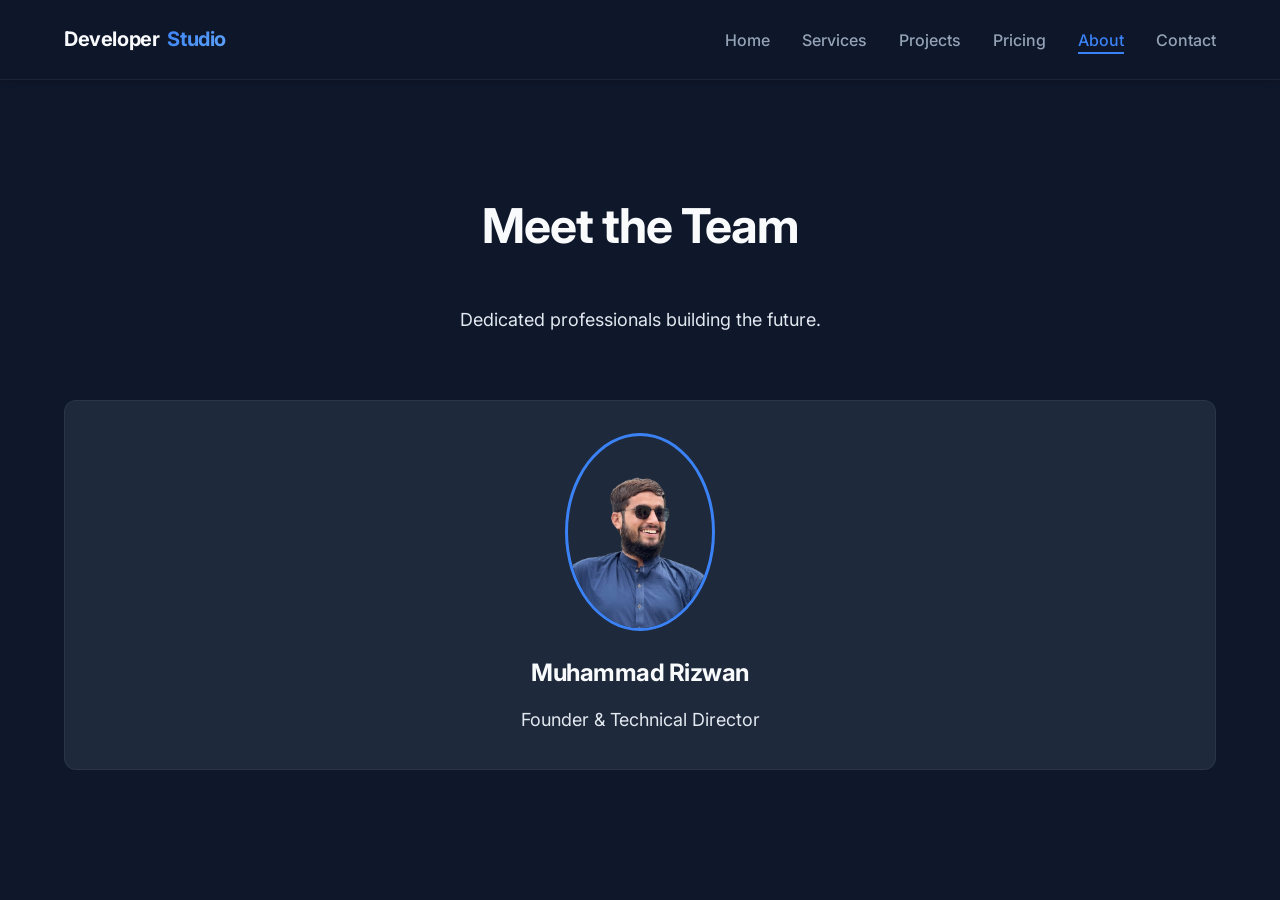
<file: views/about.html>
<!DOCTYPE html>
<html lang="en">

<head>
    <meta charset="UTF-8">
    <meta name="viewport" content="width=device-width, initial-scale=1.0">
    <title>About Us | DeveloperStudio</title>
    <link rel="stylesheet" href="../css/base.css">
    <link rel="stylesheet" href="../css/layout.css">
    <link rel="stylesheet" href="../css/components.css">
    <link rel="stylesheet" href="../css/animations.css">
    <link rel="stylesheet" href="../css/responsive.css">
    <link rel="stylesheet" href="https://cdnjs.cloudflare.com/ajax/libs/font-awesome/6.4.0/css/all.min.css">
</head>

<body>
    <nav class="ds-navbar scrolled" id="navbar">
        <div class="ds-container">
            <a href="../index.html" class="ds-logo">Developer<span>Studio</span></a>
            <ul class="ds-nav-links">
                <li><a href="../index.html">Home</a></li>
                <li><a href="services.html">Services</a></li>
                <li><a href="projects.html">Projects</a></li>
                <li><a href="pricing.html">Pricing</a></li>
                <li><a href="about.html" class="active">About</a></li>
                <li><a href="contact.html">Contact</a></li>
            </ul>
        </div>
    </nav>

    <main style="padding-top: 100px;">
        <section id="about">
            <div class="ds-container">
                <div class="ds-section-header ds-reveal">
                    <h2>Meet the Team</h2>
                    <p>Dedicated professionals building the future.</p>
                </div>

                <div class="ds-projects-grid" style="grid-template-columns: repeat(auto-fit, minmax(250px, 1fr));">
                    <div class="ds-card ds-reveal" style="text-align: center;">
                        <img src="../public/assets/images/me.png" alt="Founder"
                            style="width: 150px; border-radius: 50%; border: 3px solid var(--ds-accent-primary);">
                        <h3 style="margin-top: 20px;">Muhammad Rizwan</h3>
                        <p>Founder & Technical Director</p>
                    </div>
                </div>
            </div>
        </section>
    </main>

    <script type="module" src="../js/main.js"></script>
</body>

</html>
</file>
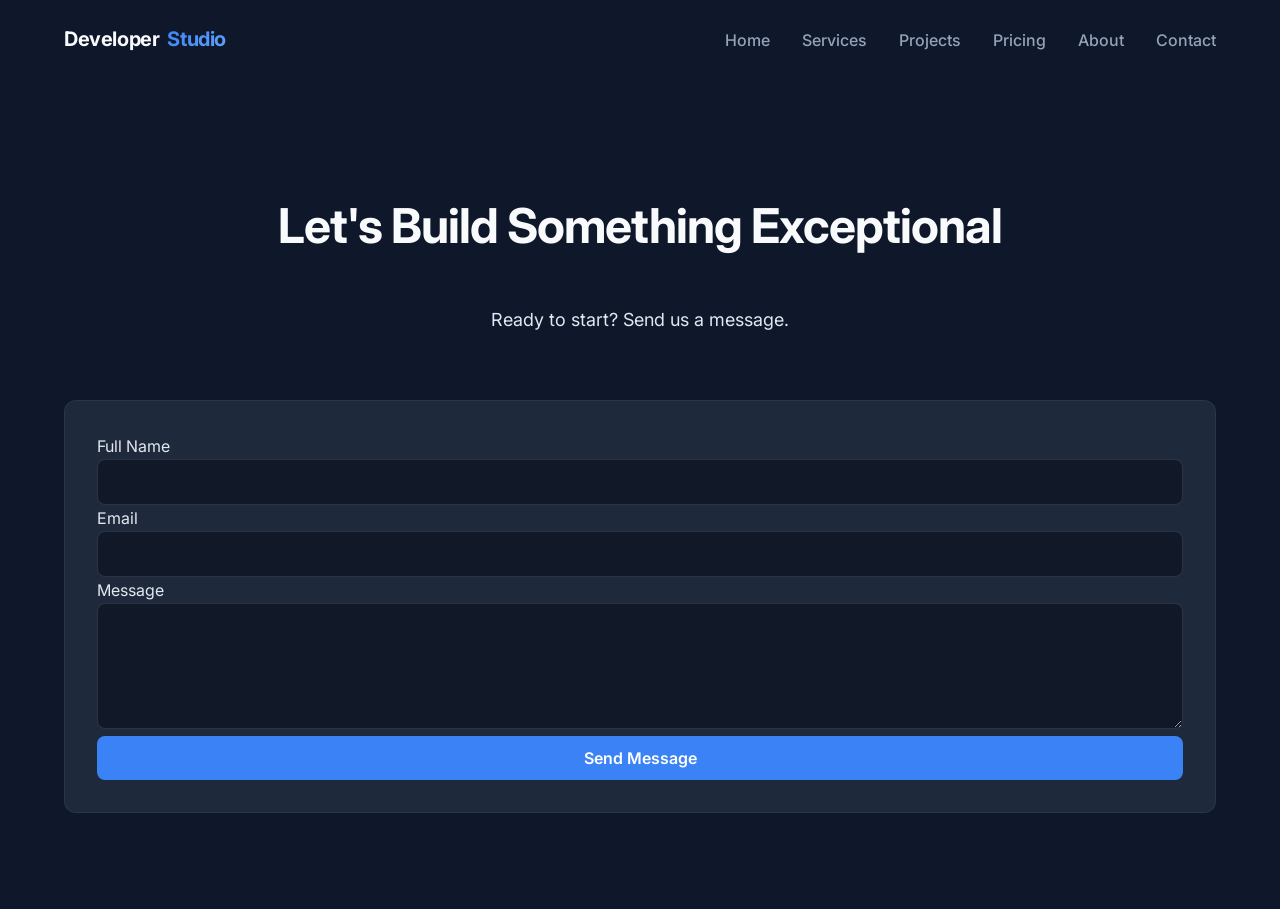
<file: views/contact.html>
<!DOCTYPE html>
<html lang="en">

<head>
    <meta charset="UTF-8">
    <meta name="viewport" content="width=device-width, initial-scale=1.0">
    <title>Contact | DeveloperStudio</title>
    <link rel="stylesheet" href="../css/base.css">
    <link rel="stylesheet" href="../css/layout.css">
    <link rel="stylesheet" href="../css/components.css">
    <link rel="stylesheet" href="../css/animations.css">
    <link rel="stylesheet" href="../css/responsive.css">
    <link rel="stylesheet" href="https://cdnjs.cloudflare.com/ajax/libs/font-awesome/6.4.0/css/all.min.css">
</head>

<body>
    <nav class="ds-navbar scrolled" id="navbar">
        <div class="ds-container">
            <a href="../index.html" class="ds-logo">Developer<span>Studio</span></a>
            <ul class="ds-nav-links">
                <li><a href="../index.html">Home</a></li>
                <li><a href="services.html">Services</a></li>
                <li><a href="projects.html">Projects</a></li>
                <li><a href="pricing.html">Pricing</a></li>
                <li><a href="about.html">About</a></li>
                <li><a href="contact.html" class="active">Contact</a></li>
            </ul>
        </div>
    </nav>

    <main style="padding-top: 100px;">
        <section id="contact">
            <div class="ds-container ds-container-narrow">
                <div class="ds-section-header ds-reveal">
                    <h2>Let's Build Something Exceptional</h2>
                    <p>Ready to start? Send us a message.</p>
                </div>

                <div class="ds-card ds-reveal">
                    <form action="https://formspree.io/f/mrizwanshaheen144@gmail.com" method="POST">
                        <div class="mb-4">
                            <label class="ds-label">Full Name</label>
                            <input type="text" name="name" class="ds-input" required>
                        </div>
                        <div class="mb-4">
                            <label class="ds-label">Email</label>
                            <input type="email" name="email" class="ds-input" required>
                        </div>
                        <div class="mb-8">
                            <label class="ds-label">Message</label>
                            <textarea name="message" class="ds-input" rows="5"></textarea>
                        </div>
                        <button type="submit" class="ds-btn ds-btn-primary" style="width: 100%;">Send Message</button>
                    </form>
                </div>
            </div>
        </section>
    </main>

    <script type="module" src="../js/main.js"></script>
</body>

</html>
</file>
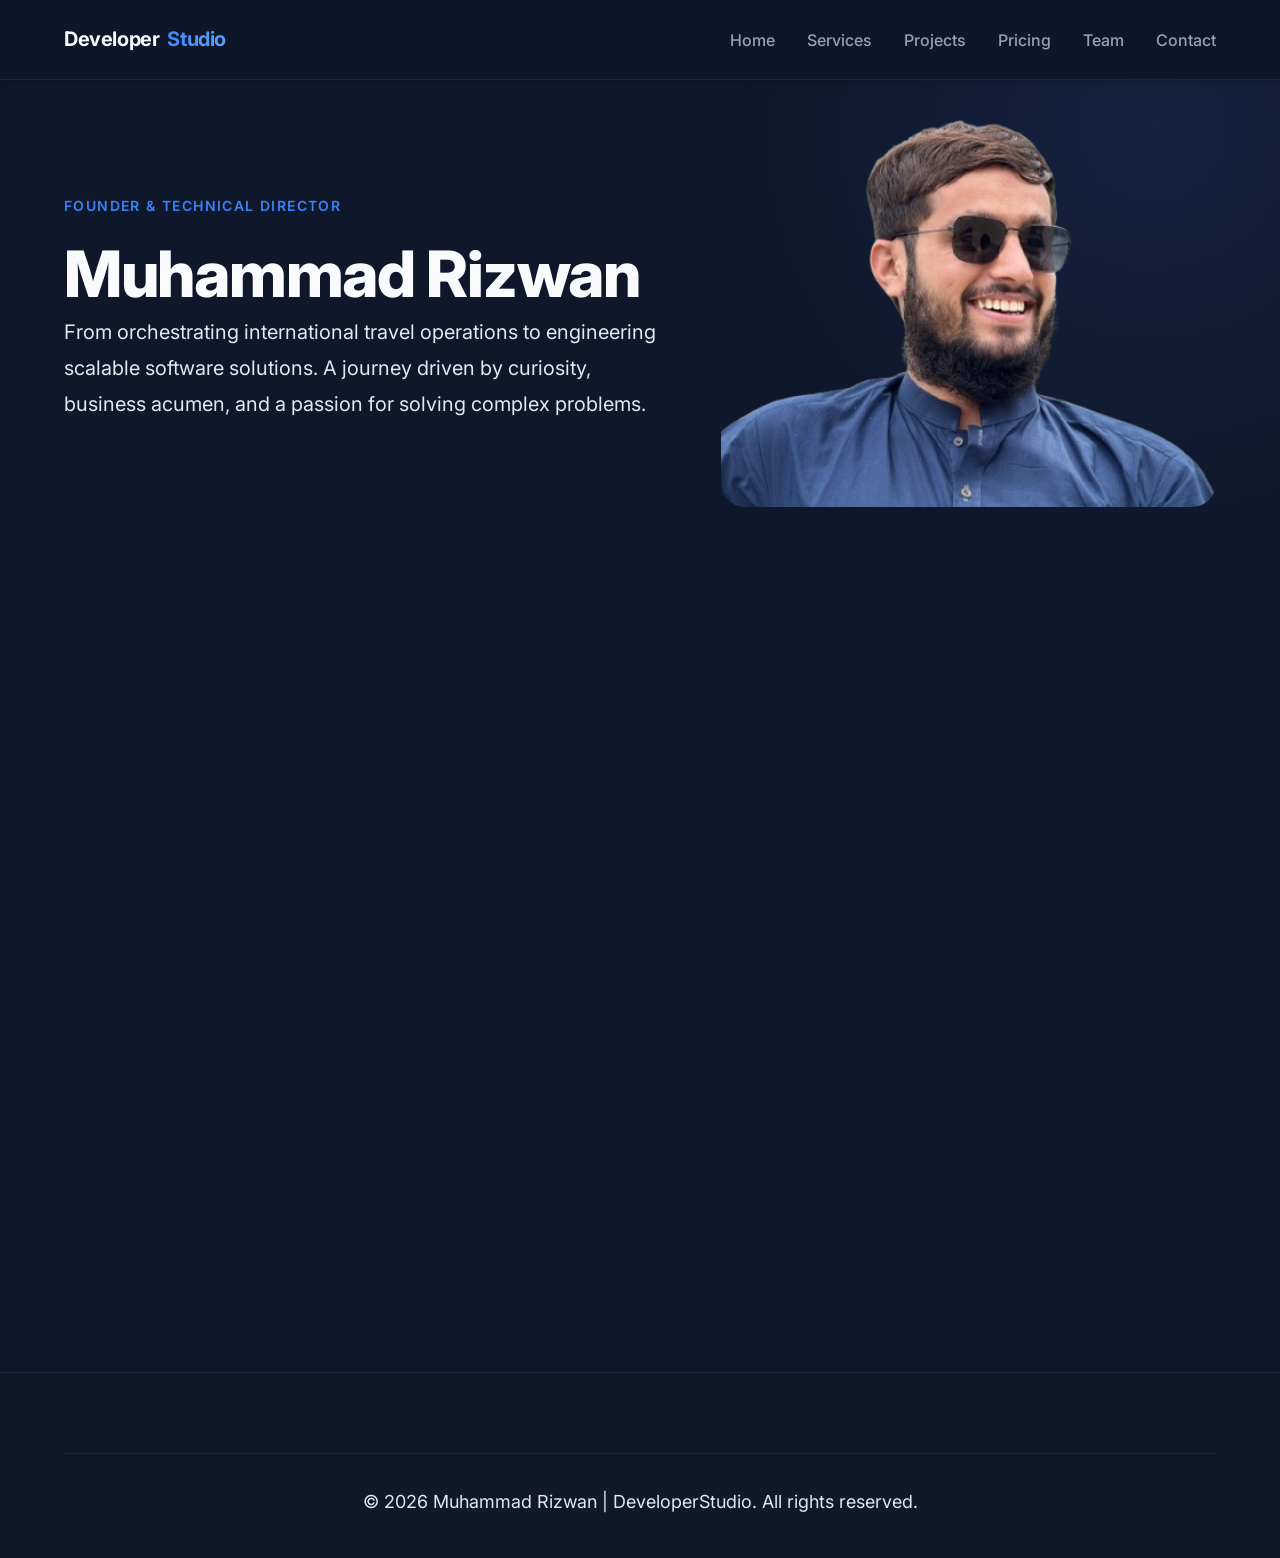
<file: views/founder.html>
<!DOCTYPE html>
<html lang="en">

<head>
    <meta charset="UTF-8">
    <meta name="viewport" content="width=device-width, initial-scale=1.0">
    <meta name="description"
        content="Muhammad Rizwan - Founder & Technical Director of DeveloperStudio. Journey from travel industry leadership to software engineering excellence.">
    <title>Muhammad Rizwan | Founder - DeveloperStudio</title>

    <link rel="stylesheet" href="../css/base.css">
    <link rel="stylesheet" href="../css/layout.css">
    <link rel="stylesheet" href="../css/components.css">
    <link rel="stylesheet" href="../css/animations.css">
    <link rel="stylesheet" href="../css/responsive.css">
    <link rel="stylesheet" href="https://cdnjs.cloudflare.com/ajax/libs/font-awesome/6.4.0/css/all.min.css">
</head>

<body>
    <!-- Navigation -->
    <nav class="ds-navbar scrolled" id="navbar">
        <div class="ds-container">
            <a href="../index.html" class="ds-logo">
                Developer<span>Studio</span>
            </a>

            <div class="ds-nav-toggle" id="nav-toggle">
                <span></span>
                <span></span>
                <span></span>
            </div>

            <ul class="ds-nav-links" id="nav-links">
                <li><a href="../index.html">Home</a></li>
                <li><a href="../index.html#services">Services</a></li>
                <li><a href="../index.html#projects">Projects</a></li>
                <li><a href="../index.html#pricing">Pricing</a></li>
                <li><a href="../index.html#team">Team</a></li>
                <li><a href="../index.html#contact">Contact</a></li>
            </ul>
        </div>
    </nav>

    <!-- Founder Hero Section -->
    <section class="ds-hero" style="min-height: 70vh;">
        <div class="ds-container">
            <div class="ds-hero-grid">
                <div class="ds-hero-content ds-reveal">
                    <span class="ds-hero-label">Founder & Technical Director</span>
                    <h1>Muhammad Rizwan</h1>
                    <p style="font-size: var(--ds-text-xl); max-width: 600px;">
                        From orchestrating international travel operations to engineering scalable software solutions.
                        A journey driven by curiosity, business acumen, and a passion for solving complex problems.
                    </p>
                </div>
                <div class="ds-hero-visual" style="height: 400px;">
                    <img src="../public/assets/images/me.png" alt="Muhammad Rizwan"
                        style="width: 100%; height: 100%; object-fit: cover; border-radius: var(--ds-radius-2xl);">
                </div>
            </div>
        </div>
    </section>

    <!-- Story Section -->
    <section>
        <div class="ds-container ds-container-narrow">
            <div class="ds-section-header ds-reveal">
                <span class="ds-section-label">The Journey</span>
                <h2>From Operations to Engineering</h2>
            </div>

            <div class="ds-reveal"
                style="font-size: var(--ds-text-lg); line-height: var(--ds-leading-loose); color: var(--ds-text-secondary);">
                <p style="margin-bottom: var(--ds-space-6);">
                    My path to software engineering wasn't traditional, and that's exactly what makes it valuable.
                </p>

                <p style="margin-bottom: var(--ds-space-6);">
                    Before writing my first line of code, I spent years leading operations at <strong
                        style="color: var(--ds-text-primary);">JTR Holidays</strong>,
                    managing international ticketing workflows, coordinating cross-functional teams, and solving
                    high-stakes operational challenges.
                </p>

                <p style="margin-bottom: var(--ds-space-6);">
                    That experience taught me something critical: <strong
                        style="color: var(--ds-accent-primary);">technology should serve business goals, not the other
                        way around</strong>.
                </p>

                <h3
                    style="margin-top: var(--ds-space-12); margin-bottom: var(--ds-space-4); color: var(--ds-text-primary);">
                    The Philosophy</h3>

                <ul style="list-style: none; margin-bottom: var(--ds-space-8);">
                    <li style="margin-bottom: var(--ds-space-4); padding-left: var(--ds-space-6); position: relative;">
                        <i class="fas fa-check"
                            style="position: absolute; left: 0; color: var(--ds-accent-primary);"></i>
                        <strong style="color: var(--ds-text-primary);">Solve real business problems</strong>, not
                        theoretical ones
                    </li>
                    <li style="margin-bottom: var(--ds-space-4); padding-left: var(--ds-space-6); position: relative;">
                        <i class="fas fa-check"
                            style="position: absolute; left: 0; color: var(--ds-accent-primary);"></i>
                        <strong style="color: var(--ds-text-primary);">Scale with your growth</strong>, not hold you
                        back
                    </li>
                </ul>
            </div>
        </div>
    </section>

    <!-- Footer -->
    <footer class="ds-footer">
        <div class="ds-container">
            <div class="ds-footer-bottom">
                <p>&copy; 2026 Muhammad Rizwan | DeveloperStudio. All rights reserved.</p>
            </div>
        </div>
    </footer>

    <script src="../js/main.js"></script>
</body>

</html>
</file>
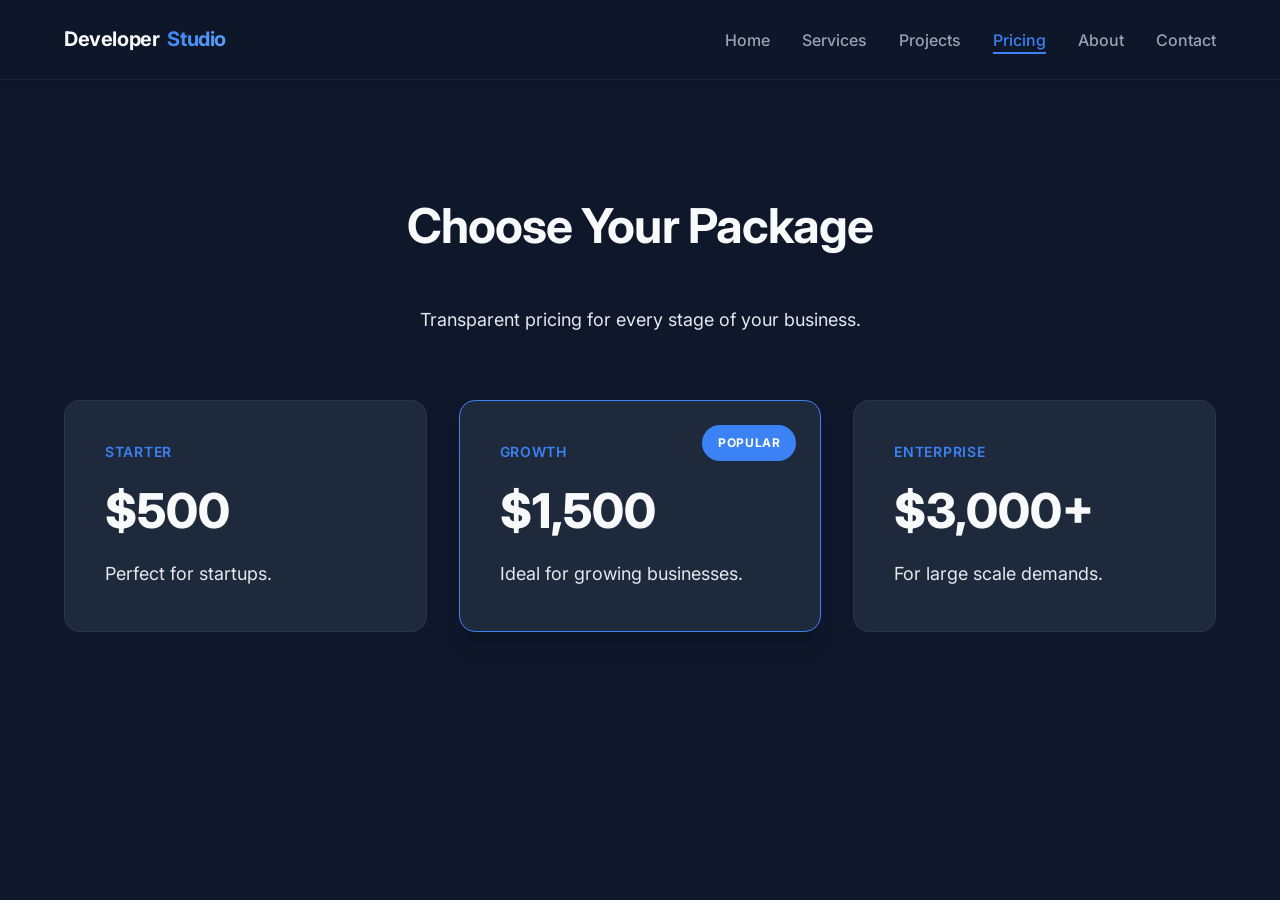
<file: views/pricing.html>
<!DOCTYPE html>
<html lang="en">

<head>
    <meta charset="UTF-8">
    <meta name="viewport" content="width=device-width, initial-scale=1.0">
    <title>Pricing | DeveloperStudio</title>
    <link rel="stylesheet" href="../css/base.css">
    <link rel="stylesheet" href="../css/layout.css">
    <link rel="stylesheet" href="../css/components.css">
    <link rel="stylesheet" href="../css/animations.css">
    <link rel="stylesheet" href="../css/responsive.css">
    <link rel="stylesheet" href="https://cdnjs.cloudflare.com/ajax/libs/font-awesome/6.4.0/css/all.min.css">
</head>

<body>
    <nav class="ds-navbar scrolled" id="navbar">
        <div class="ds-container">
            <a href="../index.html" class="ds-logo">Developer<span>Studio</span></a>
            <ul class="ds-nav-links">
                <li><a href="../index.html">Home</a></li>
                <li><a href="services.html">Services</a></li>
                <li><a href="projects.html">Projects</a></li>
                <li><a href="pricing.html" class="active">Pricing</a></li>
                <li><a href="about.html">About</a></li>
                <li><a href="contact.html">Contact</a></li>
            </ul>
        </div>
    </nav>

    <main style="padding-top: 100px;">
        <section id="pricing">
            <div class="ds-container">
                <div class="ds-section-header ds-reveal">
                    <h2>Choose Your Package</h2>
                    <p>Transparent pricing for every stage of your business.</p>
                </div>

                <div class="ds-pricing-grid">
                    <div class="ds-pricing-card ds-reveal">
                        <div class="ds-pricing-tier">Starter</div>
                        <div class="ds-pricing-price">$500</div>
                        <p>Perfect for startups.</p>
                    </div>
                    <div class="ds-pricing-card featured ds-reveal">
                        <div class="ds-pricing-tier">Growth</div>
                        <div class="ds-pricing-price">$1,500</div>
                        <p>Ideal for growing businesses.</p>
                    </div>
                    <div class="ds-pricing-card ds-reveal">
                        <div class="ds-pricing-tier">Enterprise</div>
                        <div class="ds-pricing-price">$3,000+</div>
                        <p>For large scale demands.</p>
                    </div>
                </div>
            </div>
        </section>
    </main>

    <script type="module" src="../js/main.js"></script>
</body>

</html>
</file>
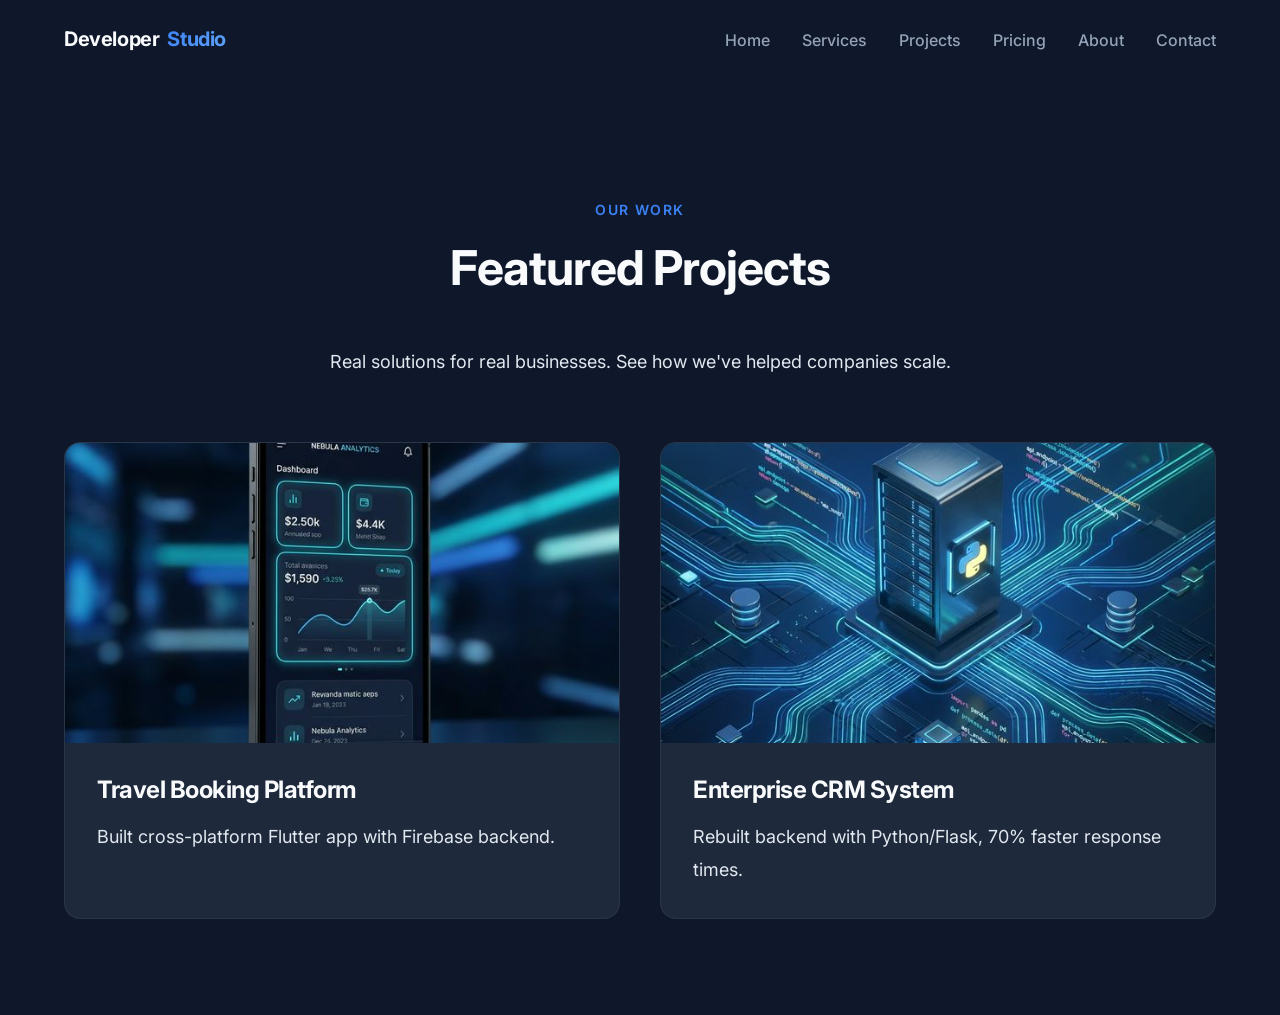
<file: views/projects.html>
<!DOCTYPE html>
<html lang="en">

<head>
    <meta charset="UTF-8">
    <meta name="viewport" content="width=device-width, initial-scale=1.0">
    <title>Projects | DeveloperStudio</title>
    <link rel="stylesheet" href="../css/base.css">
    <link rel="stylesheet" href="../css/layout.css">
    <link rel="stylesheet" href="../css/components.css">
    <link rel="stylesheet" href="../css/animations.css">
    <link rel="stylesheet" href="../css/responsive.css">
    <link rel="stylesheet" href="https://cdnjs.cloudflare.com/ajax/libs/font-awesome/6.4.0/css/all.min.css">
</head>

<body>
    <nav class="ds-navbar scrolled" id="navbar">
        <div class="ds-container">
            <a href="../index.html" class="ds-logo">Developer<span>Studio</span></a>
            <ul class="ds-nav-links">
                <li><a href="../index.html">Home</a></li>
                <li><a href="services.html">Services</a></li>
                <li><a href="projects.html" class="active">Projects</a></li>
                <li><a href="pricing.html">Pricing</a></li>
                <li><a href="about.html">About</a></li>
                <li><a href="contact.html">Contact</a></li>
            </ul>
        </div>
    </nav>

    <main style="padding-top: 100px;">
        <section id="projects">
            <div class="ds-container">
                <div class="ds-section-header ds-reveal">
                    <span class="ds-section-label">Our Work</span>
                    <h2>Featured Projects</h2>
                    <p>Real solutions for real businesses. See how we've helped companies scale.</p>
                </div>

                <div class="ds-projects-grid">
                    <div class="ds-project-card ds-reveal">
                        <div class="ds-project-image"><img src="../public/assets/images/flutter.png" alt="Flutter">
                        </div>
                        <div class="ds-project-content">
                            <h3>Travel Booking Platform</h3>
                            <p>Built cross-platform Flutter app with Firebase backend.</p>
                        </div>
                    </div>
                    <div class="ds-project-card ds-reveal">
                        <div class="ds-project-image"><img src="../public/assets/images/python.png" alt="Python"></div>
                        <div class="ds-project-content">
                            <h3>Enterprise CRM System</h3>
                            <p>Rebuilt backend with Python/Flask, 70% faster response times.</p>
                        </div>
                    </div>
                </div>
            </div>
        </section>
    </main>

    <script type="module" src="../js/main.js"></script>
</body>

</html>
</file>
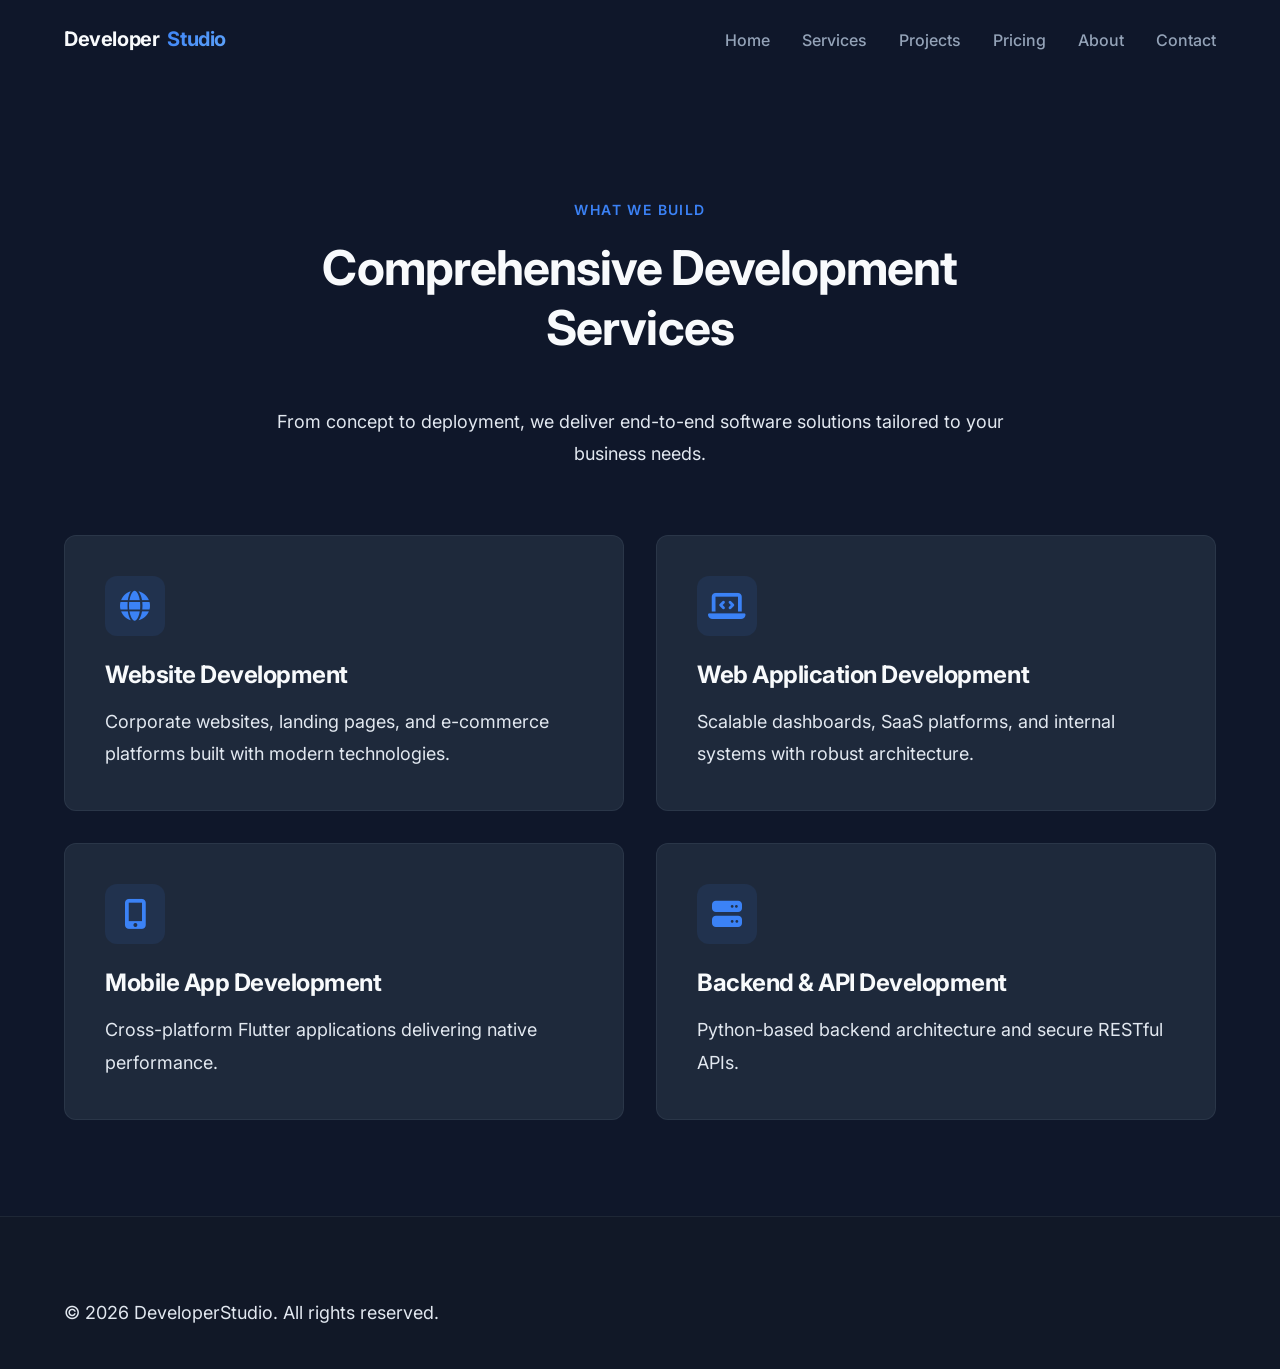
<file: views/services.html>
<!DOCTYPE html>
<html lang="en">

<head>
    <meta charset="UTF-8">
    <meta name="viewport" content="width=device-width, initial-scale=1.0">
    <title>Services | DeveloperStudio</title>
    <link rel="stylesheet" href="../css/base.css">
    <link rel="stylesheet" href="../css/layout.css">
    <link rel="stylesheet" href="../css/components.css">
    <link rel="stylesheet" href="../css/animations.css">
    <link rel="stylesheet" href="../css/responsive.css">
    <link rel="stylesheet" href="https://cdnjs.cloudflare.com/ajax/libs/font-awesome/6.4.0/css/all.min.css">
</head>

<body>
    <nav class="ds-navbar scrolled" id="navbar">
        <div class="ds-container">
            <a href="../index.html" class="ds-logo">Developer<span>Studio</span></a>
            <ul class="ds-nav-links">
                <li><a href="../index.html">Home</a></li>
                <li><a href="services.html" class="active">Services</a></li>
                <li><a href="projects.html">Projects</a></li>
                <li><a href="pricing.html">Pricing</a></li>
                <li><a href="about.html">About</a></li>
                <li><a href="contact.html">Contact</a></li>
            </ul>
        </div>
    </nav>

    <main style="padding-top: 100px;">
        <section id="services">
            <div class="ds-container">
                <div class="ds-section-header ds-reveal">
                    <span class="ds-section-label">What We Build</span>
                    <h2>Comprehensive Development Services</h2>
                    <p>From concept to deployment, we deliver end-to-end software solutions tailored to your business
                        needs.</p>
                </div>

                <div class="ds-services-grid">
                    <div class="ds-service-card ds-reveal">
                        <div class="ds-service-icon"><i class="fas fa-globe"></i></div>
                        <h3>Website Development</h3>
                        <p>Corporate websites, landing pages, and e-commerce platforms built with modern technologies.
                        </p>
                    </div>
                    <div class="ds-service-card ds-reveal">
                        <div class="ds-service-icon"><i class="fas fa-laptop-code"></i></div>
                        <h3>Web Application Development</h3>
                        <p>Scalable dashboards, SaaS platforms, and internal systems with robust architecture.</p>
                    </div>
                    <div class="ds-service-card ds-reveal">
                        <div class="ds-service-icon"><i class="fas fa-mobile-alt"></i></div>
                        <h3>Mobile App Development</h3>
                        <p>Cross-platform Flutter applications delivering native performance.</p>
                    </div>
                    <div class="ds-service-card ds-reveal">
                        <div class="ds-service-icon"><i class="fas fa-server"></i></div>
                        <h3>Backend & API Development</h3>
                        <p>Python-based backend architecture and secure RESTful APIs.</p>
                    </div>
                </div>
            </div>
        </section>
    </main>

    <footer class="ds-footer">
        <div class="ds-container">
            <p>&copy; 2026 DeveloperStudio. All rights reserved.</p>
        </div>
    </footer>

    <script type="module" src="../js/main.js"></script>
</body>

</html>
</file>
<file: design_system.css>
/* ============================================
   DEVELOPERSTUDIO DESIGN SYSTEM
   International Standard Software Agency
   ============================================ */

@import url('https://fonts.googleapis.com/css2?family=Inter:wght@400;500;600;700;800&display=swap');

:root {
    /* ==========================================
       COLOR SYSTEM - Dark Mode Professional
       ========================================== */

    /* Primary Backgrounds */
    --ds-bg-primary: #0f172a;
    /* Slate 900 - Main canvas */
    --ds-bg-secondary: #111827;
    /* Gray 900 - Surface */
    --ds-bg-tertiary: #1F2937;
    /* Gray 800 - Elevated surface */
    --ds-bg-elevated: #1e293b;
    /* Slate 800 - Cards */

    /* Accent Colors - Blue Professional */
    --ds-accent-primary: #3b82f6;
    /* Blue 500 - Primary actions */
    --ds-accent-hover: #2563eb;
    /* Blue 600 - Hover state */
    --ds-accent-light: #60a5fa;
    /* Blue 400 - Light accent */
    --ds-accent-soft: rgba(59, 130, 246, 0.1);
    /* Soft background */
    --ds-accent-glow: rgba(59, 130, 246, 0.3);
    /* Glow effect */

    /* Text Hierarchy */
    --ds-text-primary: #f8fafc;
    /* Slate 50 - Headings */
    --ds-text-secondary: #e2e8f0;
    /* Slate 200 - Body */
    --ds-text-muted: #94a3b8;
    /* Slate 400 - Subtle text */
    --ds-text-disabled: #64748b;
    /* Slate 500 - Disabled */

    /* Borders & Dividers */
    --ds-border-subtle: rgba(148, 163, 184, 0.1);
    --ds-border-default: rgba(148, 163, 184, 0.2);
    --ds-border-strong: rgba(148, 163, 184, 0.3);

    /* Shadows */
    --ds-shadow-sm: 0 1px 2px 0 rgba(0, 0, 0, 0.05);
    --ds-shadow-md: 0 4px 6px -1px rgba(0, 0, 0, 0.1), 0 2px 4px -1px rgba(0, 0, 0, 0.06);
    --ds-shadow-lg: 0 10px 15px -3px rgba(0, 0, 0, 0.1), 0 4px 6px -2px rgba(0, 0, 0, 0.05);
    --ds-shadow-xl: 0 20px 25px -5px rgba(0, 0, 0, 0.1), 0 10px 10px -5px rgba(0, 0, 0, 0.04);
    --ds-shadow-accent: 0 10px 30px -10px var(--ds-accent-glow);

    /* ==========================================
       TYPOGRAPHY SYSTEM
       ========================================== */

    /* Font Family */
    --ds-font-primary: 'Inter', -apple-system, BlinkMacSystemFont, 'Segoe UI', sans-serif;

    /* Font Sizes - Fluid Scale */
    --ds-text-xs: 0.75rem;
    /* 12px */
    --ds-text-sm: 0.875rem;
    /* 14px */
    --ds-text-base: 1rem;
    /* 16px */
    --ds-text-lg: 1.125rem;
    /* 18px */
    --ds-text-xl: 1.25rem;
    /* 20px */
    --ds-text-2xl: 1.5rem;
    /* 24px */
    --ds-text-3xl: 1.875rem;
    /* 30px */
    --ds-text-4xl: 2.25rem;
    /* 36px */
    --ds-text-5xl: 3rem;
    /* 48px */
    --ds-text-6xl: 3.75rem;
    /* 60px */
    --ds-text-7xl: 4.5rem;
    /* 72px */

    /* Font Weights */
    --ds-weight-normal: 400;
    --ds-weight-medium: 500;
    --ds-weight-semibold: 600;
    --ds-weight-bold: 700;
    --ds-weight-extrabold: 800;

    /* Line Heights */
    --ds-leading-tight: 1.25;
    --ds-leading-snug: 1.375;
    --ds-leading-normal: 1.5;
    --ds-leading-relaxed: 1.625;
    --ds-leading-loose: 1.8;

    /* Letter Spacing */
    --ds-tracking-tight: -0.02em;
    --ds-tracking-normal: 0;
    --ds-tracking-wide: 0.025em;
    --ds-tracking-wider: 0.05em;
    --ds-tracking-widest: 0.1em;

    /* ==========================================
       SPACING SYSTEM - 4px Base
       ========================================== */

    --ds-space-1: 0.25rem;
    /* 4px */
    --ds-space-2: 0.5rem;
    /* 8px */
    --ds-space-3: 0.75rem;
    /* 12px */
    --ds-space-4: 1rem;
    /* 16px */
    --ds-space-5: 1.25rem;
    /* 20px */
    --ds-space-6: 1.5rem;
    /* 24px */
    --ds-space-8: 2rem;
    /* 32px */
    --ds-space-10: 2.5rem;
    /* 40px */
    --ds-space-12: 3rem;
    /* 48px */
    --ds-space-16: 4rem;
    /* 64px */
    --ds-space-20: 5rem;
    /* 80px */
    --ds-space-24: 6rem;
    /* 96px */
    --ds-space-32: 8rem;
    /* 128px */

    /* ==========================================
       LAYOUT SYSTEM
       ========================================== */

    --ds-container-sm: 640px;
    --ds-container-md: 768px;
    --ds-container-lg: 1024px;
    --ds-container-xl: 1280px;
    --ds-container-2xl: 1536px;

    --ds-nav-height: 80px;
    --ds-section-padding: 6rem;
    --ds-section-padding-mobile: 4rem;

    /* ==========================================
       BORDER RADIUS
       ========================================== */

    --ds-radius-sm: 0.25rem;
    /* 4px */
    --ds-radius-md: 0.5rem;
    /* 8px */
    --ds-radius-lg: 0.75rem;
    /* 12px */
    --ds-radius-xl: 1rem;
    /* 16px */
    --ds-radius-2xl: 1.5rem;
    /* 24px */
    --ds-radius-full: 9999px;
    /* Pill shape */

    /* ==========================================
       TRANSITIONS & ANIMATIONS
       ========================================== */

    --ds-transition-fast: 150ms cubic-bezier(0.4, 0, 0.2, 1);
    --ds-transition-base: 300ms cubic-bezier(0.4, 0, 0.2, 1);
    --ds-transition-slow: 500ms cubic-bezier(0.4, 0, 0.2, 1);
    --ds-transition-smooth: 1000ms cubic-bezier(0.2, 0.8, 0.2, 1);

    /* ==========================================
       Z-INDEX SCALE
       ========================================== */

    --ds-z-base: 0;
    --ds-z-dropdown: 100;
    --ds-z-sticky: 200;
    --ds-z-fixed: 300;
    --ds-z-modal-backdrop: 400;
    --ds-z-modal: 500;
    --ds-z-popover: 600;
    --ds-z-tooltip: 700;
}

/* ============================================
   COMPONENT TOKENS
   ============================================ */

/* Buttons */
.ds-btn {
    font-family: var(--ds-font-primary);
    font-weight: var(--ds-weight-semibold);
    font-size: var(--ds-text-base);
    padding: var(--ds-space-3) var(--ds-space-6);
    border-radius: var(--ds-radius-md);
    transition: var(--ds-transition-base);
    cursor: pointer;
    border: none;
    display: inline-flex;
    align-items: center;
    justify-content: center;
    gap: var(--ds-space-2);
    text-decoration: none;
}

.ds-btn-primary {
    background: var(--ds-accent-primary);
    color: white;
}

.ds-btn-primary:hover {
    background: var(--ds-accent-hover);
    transform: translateY(-2px);
    box-shadow: var(--ds-shadow-accent);
}

.ds-btn-secondary {
    background: transparent;
    color: var(--ds-text-primary);
    border: 1px solid var(--ds-border-default);
}

.ds-btn-secondary:hover {
    border-color: var(--ds-accent-primary);
    color: var(--ds-accent-primary);
    transform: translateY(-2px);
}

.ds-btn-lg {
    padding: var(--ds-space-4) var(--ds-space-8);
    font-size: var(--ds-text-lg);
}

/* Cards */
.ds-card {
    background: var(--ds-bg-elevated);
    border: 1px solid var(--ds-border-subtle);
    border-radius: var(--ds-radius-lg);
    padding: var(--ds-space-8);
    transition: var(--ds-transition-base);
}

.ds-card:hover {
    border-color: var(--ds-accent-primary);
    transform: translateY(-4px);
    box-shadow: var(--ds-shadow-xl);
}

/* Inputs */
.ds-input {
    font-family: var(--ds-font-primary);
    font-size: var(--ds-text-base);
    padding: var(--ds-space-3) var(--ds-space-4);
    background: var(--ds-bg-secondary);
    border: 1px solid var(--ds-border-default);
    border-radius: var(--ds-radius-md);
    color: var(--ds-text-primary);
    transition: var(--ds-transition-base);
    width: 100%;
}

.ds-input:focus {
    outline: none;
    border-color: var(--ds-accent-primary);
    box-shadow: 0 0 0 3px var(--ds-accent-soft);
}

/* Badges */
.ds-badge {
    display: inline-flex;
    align-items: center;
    padding: var(--ds-space-1) var(--ds-space-3);
    font-size: var(--ds-text-xs);
    font-weight: var(--ds-weight-semibold);
    text-transform: uppercase;
    letter-spacing: var(--ds-tracking-wider);
    border-radius: var(--ds-radius-full);
    background: var(--ds-accent-soft);
    color: var(--ds-accent-light);
}

/* ============================================
   UTILITY CLASSES
   ============================================ */

/* Text Utilities */
.ds-text-gradient {
    background: linear-gradient(135deg, var(--ds-accent-primary), var(--ds-accent-light));
    -webkit-background-clip: text;
    -webkit-text-fill-color: transparent;
    background-clip: text;
}

/* Animation Utilities */
.ds-fade-in {
    animation: fadeIn 0.6s ease-out;
}

@keyframes fadeIn {
    from {
        opacity: 0;
        transform: translateY(20px);
    }

    to {
        opacity: 1;
        transform: translateY(0);
    }
}

.ds-slide-up {
    animation: slideUp 0.8s cubic-bezier(0.2, 0.8, 0.2, 1);
}

@keyframes slideUp {
    from {
        opacity: 0;
        transform: translateY(40px);
    }

    to {
        opacity: 1;
        transform: translateY(0);
    }
}

/* Gradient Backgrounds */
.ds-gradient-radial {
    background: radial-gradient(circle at 50% 0%, var(--ds-bg-tertiary), transparent 70%);
}

.ds-gradient-mesh {
    background:
        radial-gradient(at 80% 20%, var(--ds-accent-soft), transparent 50%),
        radial-gradient(at 20% 80%, rgba(59, 130, 246, 0.05), transparent 50%);
}

/* ============================================
   RESPONSIVE BREAKPOINTS
   ============================================ */

/* Mobile First Approach */
/* sm: 640px */
/* md: 768px */
/* lg: 1024px */
/* xl: 1280px */
/* 2xl: 1536px */
</file>
<file: style.css>
/* ============================================
   DEVELOPERSTUDIO MAIN STYLES
   Built on Design System Foundation
   ============================================ */

@import url('design_system.css');

/* ==========================================
   BASE RESET & GLOBAL STYLES
   ========================================== */

* {
    margin: 0;
    padding: 0;
    box-sizing: border-box;
}

html {
    scroll-behavior: smooth;
    font-size: 16px;
}

body {
    font-family: var(--ds-font-primary);
    background-color: var(--ds-bg-primary);
    color: var(--ds-text-secondary);
    line-height: var(--ds-leading-relaxed);
    -webkit-font-smoothing: antialiased;
    -moz-osx-font-smoothing: grayscale;
    overflow-x: hidden;
}

/* ==========================================
   TYPOGRAPHY
   ========================================== */

h1,
h2,
h3,
h4,
h5,
h6 {
    font-weight: var(--ds-weight-bold);
    line-height: var(--ds-leading-tight);
    color: var(--ds-text-primary);
    letter-spacing: var(--ds-tracking-tight);
}

h1 {
    font-size: clamp(2.5rem, 5vw, 4.5rem);
    font-weight: var(--ds-weight-extrabold);
}

h2 {
    font-size: clamp(2rem, 4vw, 3rem);
    margin-bottom: var(--ds-space-12);
}

h3 {
    font-size: var(--ds-text-2xl);
    margin-bottom: var(--ds-space-4);
}

p {
    font-size: var(--ds-text-lg);
    color: var(--ds-text-secondary);
    line-height: var(--ds-leading-loose);
}

a {
    text-decoration: none;
    color: inherit;
    cursor: pointer;
}

/* ==========================================
   LAYOUT CONTAINERS
   ========================================== */

.ds-container {
    max-width: var(--ds-container-lg);
    margin: 0 auto;
    padding: 0 var(--ds-space-6);
}

.ds-container-wide {
    max-width: var(--ds-container-xl);
}

.ds-container-narrow {
    max-width: var(--ds-container-md);
}

section {
    padding: var(--ds-section-padding) 0;
    position: relative;
}

/* ==========================================
   NAVIGATION
   ========================================== */

.ds-navbar {
    position: fixed;
    top: 0;
    left: 0;
    width: 100%;
    height: var(--ds-nav-height);
    display: flex;
    align-items: center;
    z-index: var(--ds-z-fixed);
    border-bottom: 1px solid transparent;
    transition: var(--ds-transition-base);
}

.ds-navbar.scrolled {
    background: rgba(15, 23, 42, 0.9);
    backdrop-filter: blur(12px);
    border-bottom-color: var(--ds-border-subtle);
    box-shadow: var(--ds-shadow-md);
}

.ds-navbar .ds-container {
    display: flex;
    justify-content: space-between;
    align-items: center;
    width: 100%;
}

.ds-logo {
    font-size: var(--ds-text-xl);
    font-weight: var(--ds-weight-bold);
    letter-spacing: var(--ds-tracking-tight);
    color: var(--ds-text-primary);
    display: flex;
    align-items: center;
    gap: var(--ds-space-2);
}

.ds-logo span {
    background: linear-gradient(135deg, var(--ds-accent-primary), var(--ds-accent-light));
    -webkit-background-clip: text;
    -webkit-text-fill-color: transparent;
}

.ds-nav-links {
    display: flex;
    list-style: none;
    gap: var(--ds-space-8);
    align-items: center;
}

.ds-nav-links a {
    font-size: var(--ds-text-base);
    font-weight: var(--ds-weight-medium);
    color: var(--ds-text-muted);
    transition: var(--ds-transition-base);
    position: relative;
}

.ds-nav-links a:hover,
.ds-nav-links a.active {
    color: var(--ds-accent-primary);
}

.ds-nav-links a::after {
    content: '';
    position: absolute;
    bottom: -4px;
    left: 0;
    width: 0;
    height: 2px;
    background: var(--ds-accent-primary);
    transition: var(--ds-transition-base);
}

.ds-nav-links a:hover::after,
.ds-nav-links a.active::after {
    width: 100%;
}

/* Mobile Menu Toggle */
.ds-nav-toggle {
    display: none;
    flex-direction: column;
    gap: 6px;
    cursor: pointer;
    z-index: calc(var(--ds-z-fixed) + 1);
}

.ds-nav-toggle span {
    display: block;
    width: 25px;
    height: 2px;
    background-color: var(--ds-text-primary);
    transition: var(--ds-transition-base);
    transform-origin: center;
}

.ds-nav-toggle.active span:nth-child(1) {
    transform: translateY(8px) rotate(45deg);
}

.ds-nav-toggle.active span:nth-child(2) {
    opacity: 0;
}

.ds-nav-toggle.active span:nth-child(3) {
    transform: translateY(-8px) rotate(-45deg);
}

/* ==========================================
   HERO SECTION
   ========================================== */

.ds-hero {
    min-height: 100vh;
    display: flex;
    align-items: center;
    padding-top: var(--ds-nav-height);
    position: relative;
    overflow: hidden;
}

.ds-hero::before {
    content: '';
    position: absolute;
    top: 0;
    right: 0;
    width: 50%;
    height: 100%;
    background: radial-gradient(circle at 80% 20%, var(--ds-accent-soft), transparent 60%);
    pointer-events: none;
}

.ds-hero-grid {
    display: grid;
    grid-template-columns: 1.2fr 1fr;
    gap: var(--ds-space-16);
    align-items: center;
    position: relative;
    z-index: 1;
}

.ds-hero-content {
    animation: fadeIn 1s ease-out;
}

.ds-hero-label {
    display: inline-block;
    font-size: var(--ds-text-sm);
    font-weight: var(--ds-weight-semibold);
    color: var(--ds-accent-primary);
    text-transform: uppercase;
    letter-spacing: var(--ds-tracking-widest);
    margin-bottom: var(--ds-space-4);
}

.ds-hero h1 {
    margin-bottom: var(--ds-space-6);
}

.ds-hero p {
    max-width: 600px;
    margin-bottom: var(--ds-space-10);
    font-size: var(--ds-text-xl);
}

.ds-hero-cta {
    display: flex;
    gap: var(--ds-space-4);
    flex-wrap: wrap;
}

.ds-hero-visual {
    position: relative;
    height: 500px;
    display: flex;
    align-items: center;
    justify-content: center;
}

/* Animated gradient background */
.ds-hero-gradient {
    position: absolute;
    width: 100%;
    height: 100%;
    background: linear-gradient(135deg, var(--ds-accent-soft), transparent);
    border-radius: var(--ds-radius-2xl);
    animation: float 6s ease-in-out infinite;
}

@keyframes float {

    0%,
    100% {
        transform: translateY(0) rotate(0deg);
    }

    50% {
        transform: translateY(-20px) rotate(2deg);
    }
}

/* ==========================================
   TRUST INDICATORS
   ========================================== */

.ds-trust-section {
    padding: var(--ds-space-16) 0;
    border-bottom: 1px solid var(--ds-border-subtle);
}

.ds-trust-grid {
    display: grid;
    grid-template-columns: repeat(4, 1fr);
    gap: var(--ds-space-8);
    text-align: center;
}

.ds-trust-item {
    padding: var(--ds-space-6);
}

.ds-trust-item h3 {
    font-size: var(--ds-text-3xl);
    color: var(--ds-accent-primary);
    margin-bottom: var(--ds-space-2);
}

.ds-trust-item p {
    font-size: var(--ds-text-sm);
    color: var(--ds-text-muted);
}

/* ==========================================
   SECTION HEADERS
   ========================================== */

.ds-section-header {
    text-align: center;
    max-width: 800px;
    margin: 0 auto var(--ds-space-16);
}

.ds-section-label {
    display: inline-block;
    font-size: var(--ds-text-sm);
    font-weight: var(--ds-weight-semibold);
    color: var(--ds-accent-primary);
    text-transform: uppercase;
    letter-spacing: var(--ds-tracking-widest);
    margin-bottom: var(--ds-space-4);
}

.ds-section-header h2 {
    margin-bottom: var(--ds-space-4);
}

.ds-section-header p {
    font-size: var(--ds-text-lg);
    color: var(--ds-text-muted);
}

/* ==========================================
   SERVICE CARDS
   ========================================== */

.ds-services-grid {
    display: grid;
    grid-template-columns: repeat(2, 1fr);
    gap: var(--ds-space-8);
}

.ds-service-card {
    background: var(--ds-bg-elevated);
    border: 1px solid var(--ds-border-subtle);
    border-radius: var(--ds-radius-lg);
    padding: var(--ds-space-10);
    transition: var(--ds-transition-base);
    position: relative;
    overflow: hidden;
}

.ds-service-card::before {
    content: '';
    position: absolute;
    top: 0;
    left: 0;
    width: 100%;
    height: 4px;
    background: linear-gradient(90deg, var(--ds-accent-primary), var(--ds-accent-light));
    transform: scaleX(0);
    transform-origin: left;
    transition: var(--ds-transition-base);
}

.ds-service-card:hover::before {
    transform: scaleX(1);
}

.ds-service-card:hover {
    border-color: var(--ds-accent-primary);
    transform: translateY(-8px);
    box-shadow: var(--ds-shadow-xl);
}

.ds-service-icon {
    width: 60px;
    height: 60px;
    background: var(--ds-accent-soft);
    border-radius: var(--ds-radius-lg);
    display: flex;
    align-items: center;
    justify-content: center;
    margin-bottom: var(--ds-space-6);
}

.ds-service-icon i {
    font-size: var(--ds-text-3xl);
    color: var(--ds-accent-primary);
}

.ds-service-card h3 {
    margin-bottom: var(--ds-space-4);
}

.ds-service-card p {
    font-size: var(--ds-text-base);
    color: var(--ds-text-muted);
    margin-bottom: var(--ds-space-6);
}

.ds-service-link {
    font-size: var(--ds-text-sm);
    font-weight: var(--ds-weight-semibold);
    color: var(--ds-accent-primary);
    display: inline-flex;
    align-items: center;
    gap: var(--ds-space-2);
    transition: var(--ds-transition-base);
}

.ds-service-link:hover {
    gap: var(--ds-space-3);
}

/* ==========================================
   PRICING CARDS
   ========================================== */

.ds-pricing-grid {
    display: grid;
    grid-template-columns: repeat(3, 1fr);
    gap: var(--ds-space-8);
    margin-top: var(--ds-space-16);
}

.ds-pricing-card {
    background: var(--ds-bg-elevated);
    border: 1px solid var(--ds-border-subtle);
    border-radius: var(--ds-radius-xl);
    padding: var(--ds-space-10);
    transition: var(--ds-transition-base);
    position: relative;
}

.ds-pricing-card.featured {
    border-color: var(--ds-accent-primary);
    transform: scale(1.05);
    box-shadow: var(--ds-shadow-xl);
}

.ds-pricing-card.featured::before {
    content: 'POPULAR';
    position: absolute;
    top: var(--ds-space-6);
    right: var(--ds-space-6);
    background: var(--ds-accent-primary);
    color: white;
    padding: var(--ds-space-2) var(--ds-space-4);
    border-radius: var(--ds-radius-full);
    font-size: var(--ds-text-xs);
    font-weight: var(--ds-weight-bold);
    letter-spacing: var(--ds-tracking-wider);
}

.ds-pricing-card:hover {
    transform: translateY(-8px);
    border-color: var(--ds-accent-primary);
}

.ds-pricing-card.featured:hover {
    transform: scale(1.05) translateY(-8px);
}

.ds-pricing-tier {
    font-size: var(--ds-text-sm);
    font-weight: var(--ds-weight-semibold);
    color: var(--ds-accent-primary);
    text-transform: uppercase;
    letter-spacing: var(--ds-tracking-wider);
    margin-bottom: var(--ds-space-2);
}

.ds-pricing-price {
    font-size: var(--ds-text-5xl);
    font-weight: var(--ds-weight-extrabold);
    color: var(--ds-text-primary);
    margin-bottom: var(--ds-space-2);
}

.ds-pricing-price span {
    font-size: var(--ds-text-lg);
    font-weight: var(--ds-weight-normal);
    color: var(--ds-text-muted);
}

.ds-pricing-description {
    font-size: var(--ds-text-base);
    color: var(--ds-text-muted);
    margin-bottom: var(--ds-space-8);
    padding-bottom: var(--ds-space-8);
    border-bottom: 1px solid var(--ds-border-subtle);
}

.ds-pricing-features {
    list-style: none;
    margin-bottom: var(--ds-space-8);
}

.ds-pricing-features li {
    font-size: var(--ds-text-base);
    color: var(--ds-text-secondary);
    margin-bottom: var(--ds-space-4);
    display: flex;
    align-items: flex-start;
    gap: var(--ds-space-3);
}

.ds-pricing-features li i {
    color: var(--ds-accent-primary);
    margin-top: 4px;
}

.ds-pricing-cta {
    width: 100%;
}

/* ==========================================
   PROJECT CARDS
   ========================================== */

.ds-projects-grid {
    display: grid;
    grid-template-columns: repeat(2, 1fr);
    gap: var(--ds-space-10);
}

.ds-project-card {
    background: var(--ds-bg-elevated);
    border: 1px solid var(--ds-border-subtle);
    border-radius: var(--ds-radius-xl);
    overflow: hidden;
    transition: var(--ds-transition-base);
}

.ds-project-card:hover {
    border-color: var(--ds-accent-primary);
    transform: translateY(-8px);
    box-shadow: var(--ds-shadow-xl);
}

.ds-project-image {
    width: 100%;
    height: 300px;
    overflow: hidden;
    position: relative;
}

.ds-project-image img {
    width: 100%;
    height: 100%;
    object-fit: cover;
    transition: transform 0.6s ease;
}

.ds-project-card:hover .ds-project-image img {
    transform: scale(1.1);
}

.ds-project-content {
    padding: var(--ds-space-8);
}

.ds-project-tags {
    display: flex;
    gap: var(--ds-space-2);
    margin-bottom: var(--ds-space-4);
    flex-wrap: wrap;
}

.ds-project-tag {
    font-size: var(--ds-text-xs);
    font-weight: var(--ds-weight-semibold);
    color: var(--ds-text-muted);
    text-transform: uppercase;
    letter-spacing: var(--ds-tracking-wider);
}

.ds-project-content h3 {
    margin-bottom: var(--ds-space-3);
}

.ds-project-content p {
    font-size: var(--ds-text-base);
    color: var(--ds-text-muted);
    margin-bottom: var(--ds-space-6);
}

.ds-project-links {
    display: flex;
    gap: var(--ds-space-6);
}

.ds-project-link {
    font-size: var(--ds-text-sm);
    font-weight: var(--ds-weight-semibold);
    color: var(--ds-text-primary);
    display: flex;
    align-items: center;
    gap: var(--ds-space-2);
    transition: var(--ds-transition-base);
}

.ds-project-link:hover {
    color: var(--ds-accent-primary);
}

/* ==========================================
   TEAM CARDS
   ========================================== */

.ds-team-grid {
    display: grid;
    grid-template-columns: repeat(4, 1fr);
    gap: var(--ds-space-8);
}

.ds-team-card {
    text-align: center;
    transition: var(--ds-transition-base);
}

.ds-team-image {
    width: 100%;
    aspect-ratio: 1;
    border-radius: var(--ds-radius-xl);
    overflow: hidden;
    margin-bottom: var(--ds-space-4);
    position: relative;
}

.ds-team-image img {
    width: 100%;
    height: 100%;
    object-fit: cover;
    filter: grayscale(100%);
    transition: var(--ds-transition-base);
}

.ds-team-card:hover .ds-team-image img {
    filter: grayscale(0%);
}

.ds-team-name {
    font-size: var(--ds-text-lg);
    font-weight: var(--ds-weight-semibold);
    color: var(--ds-text-primary);
    margin-bottom: var(--ds-space-2);
}

.ds-team-role {
    font-size: var(--ds-text-sm);
    color: var(--ds-text-muted);
    margin-bottom: var(--ds-space-3);
}

.ds-team-social {
    display: flex;
    justify-content: center;
    gap: var(--ds-space-3);
}

.ds-team-social a {
    color: var(--ds-text-muted);
    font-size: var(--ds-text-lg);
    transition: var(--ds-transition-base);
}

.ds-team-social a:hover {
    color: var(--ds-accent-primary);
}

/* ==========================================
   FOOTER
   ========================================== */

.ds-footer {
    padding: var(--ds-space-20) 0 var(--ds-space-10);
    border-top: 1px solid var(--ds-border-subtle);
    background: var(--ds-bg-secondary);
}

.ds-footer-grid {
    display: grid;
    grid-template-columns: 2fr 1fr 1fr 1fr;
    gap: var(--ds-space-12);
    margin-bottom: var(--ds-space-12);
}

.ds-footer-brand h3 {
    margin-bottom: var(--ds-space-4);
}

.ds-footer-brand p {
    font-size: var(--ds-text-base);
    color: var(--ds-text-muted);
    margin-bottom: var(--ds-space-6);
}

.ds-footer-social {
    display: flex;
    gap: var(--ds-space-4);
}

.ds-footer-social a {
    width: 40px;
    height: 40px;
    border-radius: var(--ds-radius-md);
    background: var(--ds-bg-tertiary);
    display: flex;
    align-items: center;
    justify-content: center;
    color: var(--ds-text-muted);
    transition: var(--ds-transition-base);
}

.ds-footer-social a:hover {
    background: var(--ds-accent-primary);
    color: white;
}

.ds-footer-links h4 {
    font-size: var(--ds-text-base);
    font-weight: var(--ds-weight-semibold);
    color: var(--ds-text-primary);
    margin-bottom: var(--ds-space-4);
}

.ds-footer-links ul {
    list-style: none;
}

.ds-footer-links li {
    margin-bottom: var(--ds-space-3);
}

.ds-footer-links a {
    font-size: var(--ds-text-sm);
    color: var(--ds-text-muted);
    transition: var(--ds-transition-base);
}

.ds-footer-links a:hover {
    color: var(--ds-accent-primary);
}

.ds-footer-bottom {
    padding-top: var(--ds-space-8);
    border-top: 1px solid var(--ds-border-subtle);
    text-align: center;
}

.ds-footer-bottom p {
    font-size: var(--ds-text-sm);
    color: var(--ds-text-muted);
}

/* ==========================================
   RESPONSIVE DESIGN - MOBILE FIRST
   ========================================== */

/* Extra Small Devices (320px - 479px) - Small Phones */
@media (max-width: 479px) {

    /* Container adjustments */
    .ds-container {
        padding: 0 var(--ds-space-4);
    }

    /* Typography scaling */
    h1 {
        font-size: 2rem;
        line-height: 1.2;
    }

    h2 {
        font-size: 1.5rem;
        margin-bottom: var(--ds-space-6);
    }

    h3 {
        font-size: 1.125rem;
    }

    p {
        font-size: 0.9375rem;
    }

    /* Navigation */
    .ds-navbar {
        height: 60px;
    }

    .ds-logo {
        font-size: 1rem;
    }

    .ds-nav-links {
        width: 90%;
        padding: var(--ds-space-6);
    }

    .ds-nav-links a {
        font-size: 1.125rem;
    }

    /* Hero section */
    .ds-hero {
        min-height: auto;
        padding-top: 80px;
        padding-bottom: var(--ds-space-12);
    }

    .ds-hero-grid {
        grid-template-columns: 1fr;
        gap: var(--ds-space-8);
    }

    .ds-hero-label {
        font-size: 0.625rem;
        margin-bottom: var(--ds-space-3);
    }

    .ds-hero p {
        font-size: 1rem;
        margin-bottom: var(--ds-space-6);
    }

    .ds-hero-visual {
        height: 250px;
    }

    .ds-hero-cta {
        flex-direction: column;
        gap: var(--ds-space-3);
    }

    /* Buttons */
    .ds-btn {
        width: 100%;
        padding: var(--ds-space-3) var(--ds-space-5);
        font-size: 0.875rem;
    }

    .ds-btn-lg {
        padding: var(--ds-space-3) var(--ds-space-5);
        font-size: 0.9375rem;
    }

    /* Trust indicators */
    .ds-trust-section {
        padding: var(--ds-space-10) 0;
    }

    .ds-trust-grid {
        grid-template-columns: 1fr 1fr;
        gap: var(--ds-space-4);
    }

    .ds-trust-item {
        padding: var(--ds-space-4);
    }

    .ds-trust-item h3 {
        font-size: 1.75rem;
        margin-bottom: var(--ds-space-1);
    }

    .ds-trust-item p {
        font-size: 0.75rem;
    }

    /* Sections */
    section {
        padding: var(--ds-space-12) 0;
    }

    .ds-section-header {
        margin-bottom: var(--ds-space-10);
    }

    .ds-section-label {
        font-size: 0.625rem;
        margin-bottom: var(--ds-space-3);
    }

    /* Service cards */
    .ds-services-grid {
        grid-template-columns: 1fr;
        gap: var(--ds-space-6);
    }

    .ds-service-card {
        padding: var(--ds-space-6);
    }

    .ds-service-icon {
        width: 50px;
        height: 50px;
        margin-bottom: var(--ds-space-4);
    }

    .ds-service-icon i {
        font-size: var(--ds-text-2xl);
    }

    /* Projects */
    .ds-projects-grid {
        grid-template-columns: 1fr;
        gap: var(--ds-space-6);
    }

    .ds-project-image {
        height: 200px;
    }

    .ds-project-content {
        padding: var(--ds-space-5);
    }

    .ds-project-tags {
        gap: var(--ds-space-2);
        margin-bottom: var(--ds-space-3);
    }

    .ds-project-tag {
        font-size: 0.625rem;
    }

    .ds-project-links {
        flex-direction: column;
        gap: var(--ds-space-3);
    }

    /* Pricing */
    .ds-pricing-grid {
        grid-template-columns: 1fr;
        gap: var(--ds-space-6);
        margin-top: var(--ds-space-10);
    }

    .ds-pricing-card {
        padding: var(--ds-space-6);
    }

    .ds-pricing-card.featured {
        transform: scale(1);
    }

    .ds-pricing-card.featured::before {
        top: var(--ds-space-4);
        right: var(--ds-space-4);
        font-size: 0.625rem;
        padding: var(--ds-space-1) var(--ds-space-3);
    }

    .ds-pricing-price {
        font-size: var(--ds-text-4xl);
    }

    .ds-pricing-features {
        margin-bottom: var(--ds-space-6);
    }

    .ds-pricing-features li {
        font-size: 0.875rem;
        margin-bottom: var(--ds-space-3);
    }

    /* Team */
    .ds-team-grid {
        grid-template-columns: 1fr;
        gap: var(--ds-space-6);
    }

    .ds-team-image {
        margin-bottom: var(--ds-space-3);
    }

    /* Footer */
    .ds-footer {
        padding: var(--ds-space-12) 0 var(--ds-space-8);
    }

    .ds-footer-grid {
        grid-template-columns: 1fr;
        gap: var(--ds-space-8);
        margin-bottom: var(--ds-space-8);
    }

    .ds-footer-social {
        gap: var(--ds-space-3);
    }

    .ds-footer-social a {
        width: 36px;
        height: 36px;
        font-size: 0.875rem;
    }

    /* WhatsApp float */
    .whatsapp-float {
        bottom: 20px !important;
        right: 20px !important;
        width: 50px !important;
        height: 50px !important;
    }

    .whatsapp-float i {
        font-size: 26px !important;
    }
}

/* Small Devices (480px - 639px) - Large Phones */
@media (min-width: 480px) and (max-width: 639px) {
    .ds-container {
        padding: 0 var(--ds-space-5);
    }

    h1 {
        font-size: 2.25rem;
    }

    h2 {
        font-size: 1.75rem;
    }

    .ds-hero-visual {
        height: 300px;
    }

    .ds-trust-grid {
        grid-template-columns: repeat(2, 1fr);
        gap: var(--ds-space-5);
    }

    .ds-services-grid,
    .ds-projects-grid {
        grid-template-columns: 1fr;
        gap: var(--ds-space-6);
    }

    .ds-pricing-grid {
        grid-template-columns: 1fr;
        gap: var(--ds-space-6);
    }

    .ds-team-grid {
        grid-template-columns: 1fr;
        gap: var(--ds-space-6);
    }
}

/* Medium Devices (640px - 767px) - Small Tablets */
@media (min-width: 640px) and (max-width: 767px) {
    .ds-container {
        padding: 0 var(--ds-space-6);
    }

    h1 {
        font-size: 2.5rem;
    }

    h2 {
        font-size: 2rem;
    }

    .ds-hero-visual {
        height: 350px;
    }

    .ds-trust-grid {
        grid-template-columns: repeat(4, 1fr);
        gap: var(--ds-space-6);
    }

    .ds-services-grid {
        grid-template-columns: repeat(2, 1fr);
        gap: var(--ds-space-6);
    }

    .ds-projects-grid {
        grid-template-columns: 1fr;
        gap: var(--ds-space-8);
    }

    .ds-pricing-grid {
        grid-template-columns: 1fr;
        gap: var(--ds-space-6);
    }

    .ds-team-grid {
        grid-template-columns: repeat(2, 1fr);
        gap: var(--ds-space-6);
    }
}

/* Tablets (768px - 1023px) */
@media (min-width: 768px) and (max-width: 1023px) {
    .ds-container {
        max-width: 720px;
    }

    section {
        padding: var(--ds-space-16) 0;
    }

    .ds-hero {
        min-height: 80vh;
    }

    .ds-hero-grid {
        grid-template-columns: 1fr;
        gap: var(--ds-space-12);
        text-align: center;
    }

    .ds-hero-content {
        order: 1;
    }

    .ds-hero-visual {
        order: 2;
        height: 400px;
        margin: 0 auto;
        max-width: 500px;
    }

    .ds-hero p {
        margin: 0 auto var(--ds-space-8);
    }

    .ds-hero-cta {
        justify-content: center;
    }

    .ds-trust-grid {
        grid-template-columns: repeat(4, 1fr);
    }

    .ds-services-grid {
        grid-template-columns: repeat(2, 1fr);
        gap: var(--ds-space-8);
    }

    .ds-projects-grid {
        grid-template-columns: repeat(2, 1fr);
        gap: var(--ds-space-8);
    }

    .ds-pricing-grid {
        grid-template-columns: 1fr;
        gap: var(--ds-space-8);
    }

    .ds-pricing-card.featured {
        transform: scale(1);
    }

    .ds-team-grid {
        grid-template-columns: repeat(2, 1fr);
        gap: var(--ds-space-8);
    }

    .ds-footer-grid {
        grid-template-columns: repeat(2, 1fr);
        gap: var(--ds-space-10);
    }
}

/* Small Laptops (1024px - 1279px) */
@media (min-width: 1024px) and (max-width: 1279px) {
    .ds-container {
        max-width: 960px;
    }

    .ds-hero-grid {
        grid-template-columns: 1fr 1fr;
        gap: var(--ds-space-12);
    }

    .ds-services-grid {
        grid-template-columns: repeat(2, 1fr);
        gap: var(--ds-space-8);
    }

    .ds-projects-grid {
        grid-template-columns: repeat(2, 1fr);
        gap: var(--ds-space-10);
    }

    .ds-pricing-grid {
        grid-template-columns: repeat(3, 1fr);
        gap: var(--ds-space-6);
    }

    .ds-team-grid {
        grid-template-columns: repeat(4, 1fr);
    }

    .ds-footer-grid {
        grid-template-columns: 2fr 1fr 1fr 1fr;
    }
}

/* Desktops (1280px - 1535px) */
@media (min-width: 1280px) and (max-width: 1535px) {
    .ds-container {
        max-width: 1200px;
    }

    .ds-hero-grid {
        grid-template-columns: 1.2fr 1fr;
    }

    .ds-services-grid {
        grid-template-columns: repeat(2, 1fr);
    }

    .ds-projects-grid {
        grid-template-columns: repeat(2, 1fr);
    }

    .ds-pricing-grid {
        grid-template-columns: repeat(3, 1fr);
    }

    .ds-team-grid {
        grid-template-columns: repeat(4, 1fr);
    }
}

/* Large Desktops (1536px+) */
@media (min-width: 1536px) {
    .ds-container {
        max-width: 1400px;
    }

    .ds-container-wide {
        max-width: 1600px;
    }

    h1 {
        font-size: 5rem;
    }

    h2 {
        font-size: 3.5rem;
    }

    .ds-hero-visual {
        height: 600px;
    }

    .ds-services-grid {
        grid-template-columns: repeat(2, 1fr);
        gap: var(--ds-space-12);
    }

    .ds-projects-grid {
        grid-template-columns: repeat(2, 1fr);
        gap: var(--ds-space-12);
    }

    .ds-pricing-grid {
        grid-template-columns: repeat(3, 1fr);
        gap: var(--ds-space-10);
    }
}

/* Mobile Navigation (All mobile devices) */
@media (max-width: 1023px) {
    .ds-nav-toggle {
        display: flex;
    }

    .ds-nav-links {
        position: fixed;
        top: 0;
        right: -100%;
        width: 80%;
        max-width: 400px;
        height: 100vh;
        background: var(--ds-bg-secondary);
        flex-direction: column;
        justify-content: center;
        align-items: flex-start;
        padding: var(--ds-space-8);
        gap: var(--ds-space-6);
        transition: var(--ds-transition-base);
        box-shadow: var(--ds-shadow-xl);
        z-index: var(--ds-z-fixed);
        overflow-y: auto;
    }

    .ds-nav-links.active {
        right: 0;
    }

    .ds-nav-links li {
        width: 100%;
    }

    .ds-nav-links a {
        font-size: 1.125rem;
        display: block;
        padding: var(--ds-space-3) 0;
    }

    .ds-nav-links .ds-btn {
        width: 100%;
        margin-top: var(--ds-space-4);
    }

    /* Mobile overlay */
    .ds-nav-overlay {
        position: fixed;
        top: 0;
        left: 0;
        width: 100%;
        height: 100vh;
        background: rgba(0, 0, 0, 0.7);
        backdrop-filter: blur(4px);
        opacity: 0;
        visibility: hidden;
        transition: var(--ds-transition-base);
        z-index: calc(var(--ds-z-fixed) - 1);
    }

    .ds-nav-overlay.active {
        opacity: 1;
        visibility: visible;
    }
}

/* Landscape orientation adjustments for mobile */
@media (max-width: 1023px) and (orientation: landscape) {
    .ds-hero {
        min-height: auto;
        padding: var(--ds-space-16) 0;
    }

    .ds-hero-visual {
        height: 300px;
    }

    section {
        padding: var(--ds-space-12) 0;
    }
}

/* High DPI / Retina displays */
@media (-webkit-min-device-pixel-ratio: 2),
(min-resolution: 192dpi) {

    /* Ensure crisp text rendering */
    body {
        -webkit-font-smoothing: antialiased;
        -moz-osx-font-smoothing: grayscale;
    }
}

/* Print styles */
@media print {

    .ds-navbar,
    .ds-nav-toggle,
    .whatsapp-float,
    .ds-footer-social {
        display: none;
    }

    section {
        page-break-inside: avoid;
    }

    .ds-card,
    .ds-service-card,
    .ds-project-card,
    .ds-pricing-card {
        page-break-inside: avoid;
    }
}

/* ==========================================
   SCROLL ANIMATIONS
   ========================================== */

.ds-reveal {
    opacity: 0;
    transform: translateY(30px);
    transition: opacity 0.8s ease-out, transform 0.8s ease-out;
}

.ds-reveal.active {
    opacity: 1;
    transform: translateY(0);
}

/* ==========================================
   UTILITY CLASSES
   ========================================== */

.text-center {
    text-align: center;
}

.text-gradient {
    background: linear-gradient(135deg, var(--ds-accent-primary), var(--ds-accent-light));
    -webkit-background-clip: text;
    -webkit-text-fill-color: transparent;
}

.mb-4 {
    margin-bottom: var(--ds-space-4);
}

.mb-8 {
    margin-bottom: var(--ds-space-8);
}

.mt-8 {
    margin-top: var(--ds-space-8);
}
</file>
<file: frontend/css/base.css>
/* ============================================
   DEVELOPERSTUDIO BASE STYLES
   Resets, Variables, and Typography
   ============================================ */

@import url('https://fonts.googleapis.com/css2?family=Inter:wght@400;500;600;700;800&display=swap');

:root {
    /* COLOR SYSTEM */
    --ds-bg-primary: #0f172a;
    --ds-bg-secondary: #111827;
    --ds-bg-tertiary: #1F2937;
    --ds-bg-elevated: #1e293b;

    --ds-accent-primary: #3b82f6;
    --ds-accent-hover: #2563eb;
    --ds-accent-light: #60a5fa;
    --ds-accent-soft: rgba(59, 130, 246, 0.1);
    --ds-accent-glow: rgba(59, 130, 246, 0.3);

    --ds-text-primary: #f8fafc;
    --ds-text-secondary: #e2e8f0;
    --ds-text-muted: #94a3b8;
    --ds-text-disabled: #64748b;

    --ds-border-subtle: rgba(148, 163, 184, 0.1);
    --ds-border-default: rgba(148, 163, 184, 0.2);
    --ds-border-strong: rgba(148, 163, 184, 0.3);

    /* SHADOWS */
    --ds-shadow-sm: 0 1px 2px 0 rgba(0, 0, 0, 0.05);
    --ds-shadow-md: 0 4px 6px -1px rgba(0, 0, 0, 0.1), 0 2px 4px -1px rgba(0, 0, 0, 0.06);
    --ds-shadow-lg: 0 10px 15px -3px rgba(0, 0, 0, 0.1), 0 4px 6px -2px rgba(0, 0, 0, 0.05);
    --ds-shadow-xl: 0 20px 25px -5px rgba(0, 0, 0, 0.1), 0 10px 10px -5px rgba(0, 0, 0, 0.04);
    --ds-shadow-accent: 0 10px 30px -10px var(--ds-accent-glow);

    /* TYPOGRAPHY */
    --ds-font-primary: 'Inter', -apple-system, BlinkMacSystemFont, 'Segoe UI', sans-serif;
    --ds-text-xs: 0.75rem;
    --ds-text-sm: 0.875rem;
    --ds-text-base: 1rem;
    --ds-text-lg: 1.125rem;
    --ds-text-xl: 1.25rem;
    --ds-text-2xl: 1.5rem;
    --ds-text-3xl: 1.875rem;
    --ds-text-4xl: 2.25rem;
    --ds-text-5xl: 3rem;
    --ds-text-6xl: 3.75rem;
    --ds-text-7xl: 4.5rem;

    --ds-weight-normal: 400;
    --ds-weight-medium: 500;
    --ds-weight-semibold: 600;
    --ds-weight-bold: 700;
    --ds-weight-extrabold: 800;

    --ds-leading-tight: 1.25;
    --ds-leading-snug: 1.375;
    --ds-leading-normal: 1.5;
    --ds-leading-relaxed: 1.625;
    --ds-leading-loose: 1.8;

    --ds-tracking-tight: -0.02em;
    --ds-tracking-normal: 0;
    --ds-tracking-wide: 0.025em;
    --ds-tracking-wider: 0.05em;
    --ds-tracking-widest: 0.1em;

    /* SPACING */
    --ds-space-1: 0.25rem;
    --ds-space-2: 0.5rem;
    --ds-space-3: 0.75rem;
    --ds-space-4: 1rem;
    --ds-space-5: 1.25rem;
    --ds-space-6: 1.5rem;
    --ds-space-8: 2rem;
    --ds-space-10: 2.5rem;
    --ds-space-12: 3rem;
    --ds-space-16: 4rem;
    --ds-space-20: 5rem;
    --ds-space-24: 6rem;
    --ds-space-32: 8rem;

    /* LAYOUT */
    --ds-container-sm: 640px;
    --ds-container-md: 768px;
    --ds-container-lg: 1024px;
    --ds-container-xl: 1280px;
    --ds-container-2xl: 1536px;

    --ds-nav-height: 80px;
    --ds-section-padding: 6rem;
    --ds-section-padding-mobile: 4rem;

    /* RADIUS */
    --ds-radius-sm: 0.25rem;
    --ds-radius-md: 0.5rem;
    --ds-radius-lg: 0.75rem;
    --ds-radius-xl: 1rem;
    --ds-radius-2xl: 1.5rem;
    --ds-radius-full: 9999px;

    /* TRANSITIONS */
    --ds-transition-fast: 150ms cubic-bezier(0.4, 0, 0.2, 1);
    --ds-transition-base: 300ms cubic-bezier(0.4, 0, 0.2, 1);
    --ds-transition-slow: 500ms cubic-bezier(0.4, 0, 0.2, 1);
    --ds-transition-smooth: 1000ms cubic-bezier(0.2, 0.8, 0.2, 1);

    /* Z-INDEX */
    --ds-z-base: 0;
    --ds-z-dropdown: 100;
    --ds-z-sticky: 200;
    --ds-z-fixed: 300;
    --ds-z-modal-backdrop: 400;
    --ds-z-modal: 500;
}

* {
    margin: 0;
    padding: 0;
    box-sizing: border-box;
}

html {
    scroll-behavior: smooth;
    font-size: 16px;
}

body {
    font-family: var(--ds-font-primary);
    background-color: var(--ds-bg-primary);
    color: var(--ds-text-secondary);
    line-height: var(--ds-leading-relaxed);
    -webkit-font-smoothing: antialiased;
    -moz-osx-font-smoothing: grayscale;
    overflow-x: hidden;
}

h1, h2, h3, h4, h5, h6 {
    font-weight: var(--ds-weight-bold);
    line-height: var(--ds-leading-tight);
    color: var(--ds-text-primary);
    letter-spacing: var(--ds-tracking-tight);
}

h1 {
    font-size: clamp(2.5rem, 5vw, 4.5rem);
    font-weight: var(--ds-weight-extrabold);
}

h2 {
    font-size: clamp(2rem, 4vw, 3rem);
    margin-bottom: var(--ds-space-12);
}

h3 {
    font-size: var(--ds-text-2xl);
    margin-bottom: var(--ds-space-4);
}

p {
    font-size: var(--ds-text-lg);
    color: var(--ds-text-secondary);
    line-height: var(--ds-leading-loose);
}

a {
    text-decoration: none;
    color: inherit;
    cursor: pointer;
}
</file>
<file: frontend/css/layout.css>
/* ============================================
   DEVELOPERSTUDIO LAYOUT STYLES
   Containers, Navbar, and Grid Systems
   ============================================ */

.ds-container {
    max-width: var(--ds-container-lg);
    margin: 0 auto;
    padding: 0 var(--ds-space-6);
}

.ds-container-wide {
    max-width: var(--ds-container-xl);
}

.ds-container-narrow {
    max-width: var(--ds-container-md);
}

section {
    padding: var(--ds-section-padding) 0;
    position: relative;
}

/* NAVBAR */
.ds-navbar {
    position: fixed;
    top: 0;
    left: 0;
    width: 100%;
    height: var(--ds-nav-height);
    display: flex;
    align-items: center;
    z-index: var(--ds-z-fixed);
    border-bottom: 1px solid transparent;
    transition: var(--ds-transition-base);
}

.ds-navbar.scrolled {
    background: rgba(15, 23, 42, 0.9);
    backdrop-filter: blur(12px);
    border-bottom-color: var(--ds-border-subtle);
    box-shadow: var(--ds-shadow-md);
}

.ds-navbar .ds-container {
    display: flex;
    justify-content: space-between;
    align-items: center;
    width: 100%;
}

.ds-logo {
    font-size: var(--ds-text-xl);
    font-weight: var(--ds-weight-bold);
    letter-spacing: var(--ds-tracking-tight);
    color: var(--ds-text-primary);
    display: flex;
    align-items: center;
    gap: var(--ds-space-2);
}

.ds-logo span {
    background: linear-gradient(135deg, var(--ds-accent-primary), var(--ds-accent-light));
    -webkit-background-clip: text;
    -webkit-text-fill-color: transparent;
}

.ds-nav-links {
    display: flex;
    list-style: none;
    gap: var(--ds-space-8);
    align-items: center;
}

.ds-nav-links a {
    font-size: var(--ds-text-base);
    font-weight: var(--ds-weight-medium);
    color: var(--ds-text-muted);
    transition: var(--ds-transition-base);
    position: relative;
}

.ds-nav-links a:hover,
.ds-nav-links a.active {
    color: var(--ds-accent-primary);
}

.ds-nav-links a::after {
    content: '';
    position: absolute;
    bottom: -4px;
    left: 0;
    width: 0;
    height: 2px;
    background: var(--ds-accent-primary);
    transition: var(--ds-transition-base);
}

.ds-nav-links a:hover::after,
.ds-nav-links a.active::after {
    width: 100%;
}

/* Mobile Menu Toggle */
.ds-nav-toggle {
    display: none;
    flex-direction: column;
    gap: 6px;
    cursor: pointer;
    z-index: calc(var(--ds-z-fixed) + 1);
}

.ds-nav-toggle span {
    display: block;
    width: 25px;
    height: 2px;
    background-color: var(--ds-text-primary);
    transition: var(--ds-transition-base);
    transform-origin: center;
}

/* FOOTER LAYOUT */
.ds-footer {
    padding: var(--ds-space-20) 0 var(--ds-space-10);
    border-top: 1px solid var(--ds-border-subtle);
    background: var(--ds-bg-secondary);
}

.ds-footer-grid {
    display: grid;
    grid-template-columns: 2fr 1fr 1fr 1fr;
    gap: var(--ds-space-12);
    margin-bottom: var(--ds-space-12);
}
</file>
<file: frontend/css/components.css>
/* ============================================
   DEVELOPERSTUDIO COMPONENT STYLES
   Buttons, Cards, Inputs, and Badges
   ============================================ */

/* BUTTONS */
.ds-btn {
    font-family: var(--ds-font-primary);
    font-weight: var(--ds-weight-semibold);
    font-size: var(--ds-text-base);
    padding: var(--ds-space-3) var(--ds-space-6);
    border-radius: var(--ds-radius-md);
    transition: var(--ds-transition-base);
    cursor: pointer;
    border: none;
    display: inline-flex;
    align-items: center;
    justify-content: center;
    gap: var(--ds-space-2);
    text-decoration: none;
}

.ds-btn-primary {
    background: var(--ds-accent-primary);
    color: white;
}

.ds-btn-primary:hover {
    background: var(--ds-accent-hover);
    transform: translateY(-2px);
    box-shadow: var(--ds-shadow-accent);
}

.ds-btn-secondary {
    background: transparent;
    color: var(--ds-text-primary);
    border: 1px solid var(--ds-border-strong);
}

.ds-btn-secondary:hover {
    border-color: var(--ds-accent-primary);
    color: var(--ds-accent-primary);
    transform: translateY(-2px);
}

.ds-btn-lg {
    padding: var(--ds-space-4) var(--ds-space-8);
    font-size: var(--ds-text-lg);
}

/* CARDS */
.ds-card {
    background: var(--ds-bg-elevated);
    border: 1px solid var(--ds-border-subtle);
    border-radius: var(--ds-radius-lg);
    padding: var(--ds-space-8);
    transition: var(--ds-transition-base);
}

/* SERVICE CARDS */
.ds-services-grid {
    display: grid;
    grid-template-columns: repeat(2, 1fr);
    gap: var(--ds-space-8);
}

.ds-service-card {
    background: var(--ds-bg-elevated);
    border: 1px solid var(--ds-border-subtle);
    border-radius: var(--ds-radius-lg);
    padding: var(--ds-space-10);
    transition: var(--ds-transition-base);
    position: relative;
    overflow: hidden;
}

.ds-service-card::before {
    content: '';
    position: absolute;
    top: 0;
    left: 0;
    width: 100%;
    height: 4px;
    background: linear-gradient(90deg, var(--ds-accent-primary), var(--ds-accent-light));
    transform: scaleX(0);
    transform-origin: left;
    transition: var(--ds-transition-base);
}

.ds-service-card:hover::before {
    transform: scaleX(1);
}

.ds-service-card:hover {
    border-color: var(--ds-accent-primary);
    transform: translateY(-8px);
    box-shadow: var(--ds-shadow-xl);
}

.ds-service-icon {
    width: 60px;
    height: 60px;
    background: var(--ds-accent-soft);
    border-radius: var(--ds-radius-lg);
    display: flex;
    align-items: center;
    justify-content: center;
    margin-bottom: var(--ds-space-6);
}

.ds-service-icon i {
    font-size: var(--ds-text-3xl);
    color: var(--ds-accent-primary);
}

/* PRICING CARDS */
.ds-pricing-grid {
    display: grid;
    grid-template-columns: repeat(3, 1fr);
    gap: var(--ds-space-8);
    margin-top: var(--ds-space-16);
}

.ds-pricing-card {
    background: var(--ds-bg-elevated);
    border: 1px solid var(--ds-border-subtle);
    border-radius: var(--ds-radius-xl);
    padding: var(--ds-space-10);
    transition: var(--ds-transition-base);
    position: relative;
}

.ds-pricing-card.featured {
    border-color: var(--ds-accent-primary);
    transform: scale(1.05);
    box-shadow: var(--ds-shadow-xl);
}

.ds-pricing-card.featured::before {
    content: 'POPULAR';
    position: absolute;
    top: var(--ds-space-6);
    right: var(--ds-space-6);
    background: var(--ds-accent-primary);
    color: white;
    padding: var(--ds-space-2) var(--ds-space-4);
    border-radius: var(--ds-radius-full);
    font-size: var(--ds-text-xs);
    font-weight: var(--ds-weight-bold);
    letter-spacing: var(--ds-tracking-wider);
}

/* PROJECT CARDS */
.ds-projects-grid {
    display: grid;
    grid-template-columns: repeat(2, 1fr);
    gap: var(--ds-space-10);
}

.ds-project-card {
    background: var(--ds-bg-elevated);
    border: 1px solid var(--ds-border-subtle);
    border-radius: var(--ds-radius-xl);
    overflow: hidden;
    transition: var(--ds-transition-base);
}

.ds-project-image {
    width: 100%;
    height: 300px;
    overflow: hidden;
    position: relative;
}

.ds-project-image img {
    width: 100%;
    height: 100%;
    object-fit: cover;
    transition: transform 0.6s ease;
}

/* INPUTS */
.ds-input {
    font-family: var(--ds-font-primary);
    font-size: var(--ds-text-base);
    padding: var(--ds-space-3) var(--ds-space-4);
    background: var(--ds-bg-secondary);
    border: 1px solid var(--ds-border-default);
    border-radius: var(--ds-radius-md);
    color: var(--ds-text-primary);
    transition: var(--ds-transition-base);
    width: 100%;
}

.ds-input:focus {
    outline: none;
    border-color: var(--ds-accent-primary);
    box-shadow: 0 0 0 3px var(--ds-accent-soft);
}

/* WHATSAPP FLOAT */
.whatsapp-float {
    position: fixed;
    bottom: 30px;
    right: 30px;
    width: 60px;
    height: 60px;
    background: #25D366;
    border-radius: 50%;
    display: flex;
    align-items: center;
    justify-content: center;
    box-shadow: 0 4px 12px rgba(0, 0, 0, 0.3);
    z-index: 1000;
    transition: transform 0.3s ease;
}

.whatsapp-float:hover {
    transform: scale(1.1);
}
</file>
<file: frontend/css/animations.css>
/* ============================================
   DEVELOPERSTUDIO ANIMATIONS
   Transitions, Keyframes, and Reveal Effects
   ============================================ */

.ds-reveal {
    opacity: 0;
    transform: translateY(30px);
    transition: opacity 0.8s ease-out, transform 0.8s ease-out;
}

.ds-reveal.active {
    opacity: 1;
    transform: translateY(0);
}

@keyframes fadeIn {
    from {
        opacity: 0;
        transform: translateY(20px);
    }

    to {
        opacity: 1;
        transform: translateY(0);
    }
}

@keyframes slideUp {
    from {
        opacity: 0;
        transform: translateY(40px);
    }

    to {
        opacity: 1;
        transform: translateY(0);
    }
}

@keyframes float {

    0%,
    100% {
        transform: translateY(0) rotate(0deg);
    }

    50% {
        transform: translateY(-20px) rotate(2deg);
    }
}

.ds-fade-in {
    animation: fadeIn 0.6s ease-out;
}

.ds-slide-up {
    animation: slideUp 0.8s cubic-bezier(0.2, 0.8, 0.2, 1);
}

/* Hero animated gradient */
.ds-hero-gradient {
    position: absolute;
    width: 100%;
    height: 100%;
    background: linear-gradient(135deg, var(--ds-accent-soft), transparent);
    border-radius: var(--ds-radius-2xl);
    animation: float 6s ease-in-out infinite;
}
</file>
<file: frontend/css/responsive.css>
/* ============================================
   DEVELOPERSTUDIO RESPONSIVE DESIGN
   Media Queries for Various Screen Sizes
   ============================================ */

/* Extra Small Devices (320px - 479px) */
@media (max-width: 479px) {
    .ds-container {
        padding: 0 var(--ds-space-4);
    }

    h1 {
        font-size: 2rem;
    }

    h2 {
        font-size: 1.5rem;
    }

    .ds-navbar {
        height: 60px;
    }

    .ds-nav-links {
        width: 90%;
    }

    .ds-hero-grid {
        grid-template-columns: 1fr;
    }

    .ds-hero-visual {
        height: 250px;
    }

    .ds-trust-grid {
        grid-template-columns: 1fr 1fr;
    }

    .ds-services-grid,
    .ds-projects-grid,
    .ds-pricing-grid,
    .ds-team-grid {
        grid-template-columns: 1fr;
    }
}

/* Medium Devices (Tablets) */
@media (max-width: 1023px) {
    .ds-nav-toggle {
        display: flex;
    }

    .ds-nav-links {
        position: fixed;
        top: 0;
        right: -100%;
        width: 80%;
        max-width: 400px;
        height: 100vh;
        background: var(--ds-bg-secondary);
        flex-direction: column;
        justify-content: center;
        align-items: flex-start;
        padding: var(--ds-space-8);
        gap: var(--ds-space-6);
        transition: var(--ds-transition-base);
        box-shadow: var(--ds-shadow-xl);
        z-index: var(--ds-z-fixed);
    }

    .ds-nav-links.active {
        right: 0;
    }

    .ds-nav-overlay {
        position: fixed;
        top: 0;
        left: 0;
        width: 100%;
        height: 100vh;
        background: rgba(0, 0, 0, 0.7);
        backdrop-filter: blur(4px);
        opacity: 0;
        visibility: hidden;
        transition: var(--ds-transition-base);
        z-index: calc(var(--ds-z-fixed) - 1);
    }

    .ds-nav-overlay.active {
        opacity: 1;
        visibility: visible;
    }
}

@media (min-width: 768px) and (max-width: 1023px) {
    .ds-container {
        max-width: 720px;
    }

    .ds-hero-grid {
        grid-template-columns: 1fr;
        text-align: center;
    }
}

@media (min-width: 1024px) {

    .ds-services-grid,
    .ds-projects-grid {
        grid-template-columns: repeat(2, 1fr);
    }

    .ds-pricing-grid {
        grid-template-columns: repeat(3, 1fr);
    }
}
</file>
<file: css/base.css>
/* ============================================
   DEVELOPERSTUDIO DESIGN SYSTEM & BASE
   International Standard Software Agency
   ============================================ */

@import url('https://fonts.googleapis.com/css2?family=Inter:wght@400;500;600;700;800&display=swap');

:root {
    /* COLOR SYSTEM */
    --ds-bg-primary: #0f172a;
    --ds-bg-secondary: #111827;
    --ds-bg-tertiary: #1F2937;
    --ds-bg-elevated: #1e293b;

    --ds-accent-primary: #3b82f6;
    --ds-accent-hover: #2563eb;
    --ds-accent-light: #60a5fa;
    --ds-accent-soft: rgba(59, 130, 246, 0.1);
    --ds-accent-glow: rgba(59, 130, 246, 0.3);

    --ds-text-primary: #f8fafc;
    --ds-text-secondary: #e2e8f0;
    --ds-text-muted: #94a3b8;
    --ds-text-disabled: #64748b;

    --ds-border-subtle: rgba(148, 163, 184, 0.1);
    --ds-border-default: rgba(148, 163, 184, 0.2);
    --ds-border-strong: rgba(148, 163, 184, 0.3);

    --ds-shadow-sm: 0 1px 2px 0 rgba(0, 0, 0, 0.05);
    --ds-shadow-md: 0 4px 6px -1px rgba(0, 0, 0, 0.1), 0 2px 4px -1px rgba(0, 0, 0, 0.06);
    --ds-shadow-lg: 0 10px 15px -3px rgba(0, 0, 0, 0.1), 0 4px 6px -2px rgba(0, 0, 0, 0.05);
    --ds-shadow-xl: 0 20px 25px -5px rgba(0, 0, 0, 0.1), 0 10px 10px -5px rgba(0, 0, 0, 0.04);
    --ds-shadow-accent: 0 10px 30px -10px var(--ds-accent-glow);

    --ds-font-primary: 'Inter', -apple-system, BlinkMacSystemFont, 'Segoe UI', sans-serif;
    --ds-text-xs: 0.75rem;
    --ds-text-sm: 0.875rem;
    --ds-text-base: 1rem;
    --ds-text-lg: 1.125rem;
    --ds-text-xl: 1.25rem;
    --ds-text-2xl: 1.5rem;
    --ds-text-3xl: 1.875rem;
    --ds-text-4xl: 2.25rem;
    --ds-text-5xl: 3rem;
    --ds-text-6xl: 3.75rem;
    --ds-text-7xl: 4.5rem;

    --ds-weight-normal: 400;
    --ds-weight-medium: 500;
    --ds-weight-semibold: 600;
    --ds-weight-bold: 700;
    --ds-weight-extrabold: 800;

    --ds-leading-tight: 1.25;
    --ds-leading-snug: 1.375;
    --ds-leading-normal: 1.5;
    --ds-leading-relaxed: 1.625;
    --ds-leading-loose: 1.8;

    --ds-tracking-tight: -0.02em;
    --ds-tracking-normal: 0;
    --ds-tracking-wide: 0.025em;
    --ds-tracking-wider: 0.05em;
    --ds-tracking-widest: 0.1em;

    --ds-space-1: 0.25rem;
    --ds-space-2: 0.5rem;
    --ds-space-3: 0.75rem;
    --ds-space-4: 1rem;
    --ds-space-5: 1.25rem;
    --ds-space-6: 1.5rem;
    --ds-space-8: 2rem;
    --ds-space-10: 2.5rem;
    --ds-space-12: 3rem;
    --ds-space-16: 4rem;
    --ds-space-20: 5rem;
    --ds-space-24: 6rem;
    --ds-space-32: 8rem;

    --ds-container-sm: 640px;
    --ds-container-md: 768px;
    --ds-container-lg: 1024px;
    --ds-container-xl: 1280px;
    --ds-container-2xl: 1536px;

    --ds-nav-height: 80px;
    --ds-section-padding: 6rem;
    --ds-section-padding-mobile: 4rem;

    --ds-radius-sm: 0.25rem;
    --ds-radius-md: 0.5rem;
    --ds-radius-lg: 0.75rem;
    --ds-radius-xl: 1rem;
    --ds-radius-2xl: 1.5rem;
    --ds-radius-full: 9999px;

    --ds-transition-fast: 150ms cubic-bezier(0.4, 0, 0.2, 1);
    --ds-transition-base: 300ms cubic-bezier(0.4, 0, 0.2, 1);
    --ds-transition-slow: 500ms cubic-bezier(0.4, 0, 0.2, 1);
    --ds-transition-smooth: 1000ms cubic-bezier(0.2, 0.8, 0.2, 1);

    --ds-z-base: 0;
    --ds-z-dropdown: 100;
    --ds-z-sticky: 200;
    --ds-z-fixed: 300;
    --ds-z-modal-backdrop: 400;
    --ds-z-modal: 500;
}

/* BASE RESET */
* {
    margin: 0;
    padding: 0;
    box-sizing: border-box;
}

html {
    scroll-behavior: smooth;
    font-size: 16px;
}

body {
    font-family: var(--ds-font-primary);
    background-color: var(--ds-bg-primary);
    color: var(--ds-text-secondary);
    line-height: var(--ds-leading-relaxed);
    -webkit-font-smoothing: antialiased;
    -moz-osx-font-smoothing: grayscale;
    overflow-x: hidden;
}

/* TYPOGRAPHY */
h1,
h2,
h3,
h4,
h5,
h6 {
    font-weight: var(--ds-weight-bold);
    line-height: var(--ds-leading-tight);
    color: var(--ds-text-primary);
    letter-spacing: var(--ds-tracking-tight);
}

h1 {
    font-size: clamp(2.5rem, 5vw, 4.5rem);
    font-weight: var(--ds-weight-extrabold);
}

h2 {
    font-size: clamp(2rem, 4vw, 3rem);
    margin-bottom: var(--ds-space-12);
}

h3 {
    font-size: var(--ds-text-2xl);
    margin-bottom: var(--ds-space-4);
}

p {
    font-size: var(--ds-text-lg);
    color: var(--ds-text-secondary);
    line-height: var(--ds-leading-loose);
}

a {
    text-decoration: none;
    color: inherit;
    cursor: pointer;
}
</file>
<file: css/layout.css>
/* ============================================
   DEVELOPERSTUDIO LAYOUT
   Containers, Navbar, and Global Sections
   ============================================ */

.ds-container {
    max-width: var(--ds-container-lg);
    margin: 0 auto;
    padding: 0 var(--ds-space-6);
}

.ds-container-wide {
    max-width: var(--ds-container-xl);
}

.ds-container-narrow {
    max-width: var(--ds-container-md);
}

section {
    padding: var(--ds-section-padding) 0;
    position: relative;
}

/* NAVIGATION */
.ds-navbar {
    position: fixed;
    top: 0;
    left: 0;
    width: 100%;
    height: var(--ds-nav-height);
    display: flex;
    align-items: center;
    z-index: var(--ds-z-fixed);
    border-bottom: 1px solid transparent;
    transition: var(--ds-transition-base);
}

.ds-navbar.scrolled {
    background: rgba(15, 23, 42, 0.9);
    backdrop-filter: blur(12px);
    border-bottom-color: var(--ds-border-subtle);
    box-shadow: var(--ds-shadow-md);
}

.ds-navbar .ds-container {
    display: flex;
    justify-content: space-between;
    align-items: center;
    width: 100%;
}

.ds-logo {
    font-size: var(--ds-text-xl);
    font-weight: var(--ds-weight-bold);
    letter-spacing: var(--ds-tracking-tight);
    color: var(--ds-text-primary);
    display: flex;
    align-items: center;
    gap: var(--ds-space-2);
}

.ds-logo span {
    background: linear-gradient(135deg, var(--ds-accent-primary), var(--ds-accent-light));
    -webkit-background-clip: text;
    -webkit-text-fill-color: transparent;
}

.ds-nav-links {
    display: flex;
    list-style: none;
    gap: var(--ds-space-8);
    align-items: center;
}

.ds-nav-links a {
    font-size: var(--ds-text-base);
    font-weight: var(--ds-weight-medium);
    color: var(--ds-text-muted);
    transition: var(--ds-transition-base);
    position: relative;
}

.ds-nav-links a:hover,
.ds-nav-links a.active {
    color: var(--ds-accent-primary);
}

.ds-nav-links a::after {
    content: '';
    position: absolute;
    bottom: -4px;
    left: 0;
    width: 0;
    height: 2px;
    background: var(--ds-accent-primary);
    transition: var(--ds-transition-base);
}

.ds-nav-links a:hover::after,
.ds-nav-links a.active::after {
    width: 100%;
}

/* Mobile Menu Toggle */
.ds-nav-toggle {
    display: none;
    flex-direction: column;
    gap: 6px;
    cursor: pointer;
    z-index: calc(var(--ds-z-fixed) + 1);
}

.ds-nav-toggle span {
    display: block;
    width: 25px;
    height: 2px;
    background-color: var(--ds-text-primary);
    transition: var(--ds-transition-base);
    transform-origin: center;
}

.ds-nav-toggle.active span:nth-child(1) {
    transform: translateY(8px) rotate(45deg);
}

.ds-nav-toggle.active span:nth-child(2) {
    opacity: 0;
}

.ds-nav-toggle.active span:nth-child(3) {
    transform: translateY(-8px) rotate(-45deg);
}

/* SECTION HEADERS */
.ds-section-header {
    text-align: center;
    max-width: 800px;
    margin: 0 auto var(--ds-space-16);
}

.ds-section-label {
    display: inline-block;
    font-size: var(--ds-text-sm);
    font-weight: var(--ds-weight-semibold);
    color: var(--ds-accent-primary);
    text-transform: uppercase;
    letter-spacing: var(--ds-tracking-widest);
    margin-bottom: var(--ds-space-4);
}

/* HERO SECTION */
.ds-hero {
    min-height: 100vh;
    display: flex;
    align-items: center;
    padding-top: var(--ds-nav-height);
    position: relative;
    overflow: hidden;
}

.ds-hero::before {
    content: '';
    position: absolute;
    top: 0;
    right: 0;
    width: 50%;
    height: 100%;
    background: radial-gradient(circle at 80% 20%, var(--ds-accent-soft), transparent 60%);
    pointer-events: none;
}

.ds-hero-grid {
    display: grid;
    grid-template-columns: 1.2fr 1fr;
    gap: var(--ds-space-16);
    align-items: center;
    position: relative;
    z-index: 1;
}

.ds-hero-label {
    display: inline-block;
    font-size: var(--ds-text-sm);
    font-weight: var(--ds-weight-semibold);
    color: var(--ds-accent-primary);
    text-transform: uppercase;
    letter-spacing: var(--ds-tracking-widest);
    margin-bottom: var(--ds-space-4);
}

.ds-hero-cta {
    display: flex;
    gap: var(--ds-space-4);
    flex-wrap: wrap;
}

.ds-hero-visual {
    position: relative;
    height: 500px;
    display: flex;
    align-items: center;
    justify-content: center;
}

/* TRUST SECTION */
.ds-trust-section {
    padding: var(--ds-space-16) 0;
    border-bottom: 1px solid var(--ds-border-subtle);
}

.ds-trust-grid {
    display: grid;
    grid-template-columns: repeat(4, 1fr);
    gap: var(--ds-space-8);
    text-align: center;
}

/* FOOTER */
.ds-footer {
    padding: var(--ds-space-20) 0 var(--ds-space-10);
    border-top: 1px solid var(--ds-border-subtle);
    background: var(--ds-bg-secondary);
}

.ds-footer-grid {
    display: grid;
    grid-template-columns: 2fr 1fr 1fr 1fr;
    gap: var(--ds-space-12);
    margin-bottom: var(--ds-space-12);
}

.ds-footer-social {
    display: flex;
    gap: var(--ds-space-4);
}

.ds-footer-social a {
    width: 40px;
    height: 40px;
    border-radius: var(--ds-radius-md);
    background: var(--ds-bg-tertiary);
    display: flex;
    align-items: center;
    justify-content: center;
    color: var(--ds-text-muted);
    transition: var(--ds-transition-base);
}

.ds-footer-links h4 {
    font-size: var(--ds-text-base);
    font-weight: var(--ds-weight-semibold);
    color: var(--ds-text-primary);
    margin-bottom: var(--ds-space-4);
}

.ds-footer-links ul {
    list-style: none;
}

.ds-footer-links li {
    margin-bottom: var(--ds-space-3);
}

.ds-footer-bottom {
    padding-top: var(--ds-space-8);
    border-top: 1px solid var(--ds-border-subtle);
    text-align: center;
}
</file>
<file: css/components.css>
/* ============================================
   DEVELOPERSTUDIO COMPONENTS
   Buttons, Cards, Forms, and Icons
   ============================================ */

/* BUTTONS */
.ds-btn {
    font-family: var(--ds-font-primary);
    font-weight: var(--ds-weight-semibold);
    font-size: var(--ds-text-base);
    padding: var(--ds-space-3) var(--ds-space-6);
    border-radius: var(--ds-radius-md);
    transition: var(--ds-transition-base);
    cursor: pointer;
    border: none;
    display: inline-flex;
    align-items: center;
    justify-content: center;
    gap: var(--ds-space-2);
    text-decoration: none;
}

.ds-btn-primary {
    background: var(--ds-accent-primary);
    color: white;
}

.ds-btn-primary:hover {
    background: var(--ds-accent-hover);
    transform: translateY(-2px);
    box-shadow: var(--ds-shadow-accent);
}

.ds-btn-secondary {
    background: transparent;
    color: var(--ds-text-primary);
    border: 1px solid var(--ds-border-default);
}

.ds-btn-secondary:hover {
    border-color: var(--ds-accent-primary);
    color: var(--ds-accent-primary);
    transform: translateY(-2px);
}

.ds-btn-lg {
    padding: var(--ds-space-4) var(--ds-space-8);
    font-size: var(--ds-text-lg);
}

/* CARDS */
.ds-card {
    background: var(--ds-bg-elevated);
    border: 1px solid var(--ds-border-subtle);
    border-radius: var(--ds-radius-lg);
    padding: var(--ds-space-8);
    transition: var(--ds-transition-base);
}

/* SERVICE CARDS */
.ds-services-grid {
    display: grid;
    grid-template-columns: repeat(2, 1fr);
    gap: var(--ds-space-8);
}

.ds-service-card {
    background: var(--ds-bg-elevated);
    border: 1px solid var(--ds-border-subtle);
    border-radius: var(--ds-radius-lg);
    padding: var(--ds-space-10);
    transition: var(--ds-transition-base);
    position: relative;
    overflow: hidden;
}

.ds-service-card::before {
    content: '';
    position: absolute;
    top: 0;
    left: 0;
    width: 100%;
    height: 4px;
    background: linear-gradient(90deg, var(--ds-accent-primary), var(--ds-accent-light));
    transform: scaleX(0);
    transform-origin: left;
    transition: var(--ds-transition-base);
}

.ds-service-card:hover::before {
    transform: scaleX(1);
}

.ds-service-card:hover {
    border-color: var(--ds-accent-primary);
    transform: translateY(-8px);
    box-shadow: var(--ds-shadow-xl);
}

.ds-service-icon {
    width: 60px;
    height: 60px;
    background: var(--ds-accent-soft);
    border-radius: var(--ds-radius-lg);
    display: flex;
    align-items: center;
    justify-content: center;
    margin-bottom: var(--ds-space-6);
}

.ds-service-icon i {
    font-size: var(--ds-text-3xl);
    color: var(--ds-accent-primary);
}

.ds-service-link {
    font-size: var(--ds-text-sm);
    font-weight: var(--ds-weight-semibold);
    color: var(--ds-accent-primary);
    display: inline-flex;
    align-items: center;
    gap: var(--ds-space-2);
    transition: var(--ds-transition-base);
}

/* PRICING CARDS */
.ds-pricing-grid {
    display: grid;
    grid-template-columns: repeat(3, 1fr);
    gap: var(--ds-space-8);
    margin-top: var(--ds-space-16);
}

.ds-pricing-card {
    background: var(--ds-bg-elevated);
    border: 1px solid var(--ds-border-subtle);
    border-radius: var(--ds-radius-xl);
    padding: var(--ds-space-10);
    transition: var(--ds-transition-base);
    position: relative;
}

.ds-pricing-card.featured {
    border-color: var(--ds-accent-primary);
    transform: scale(1.05);
    box-shadow: var(--ds-shadow-xl);
}

.ds-pricing-card.featured::before {
    content: 'POPULAR';
    position: absolute;
    top: var(--ds-space-6);
    right: var(--ds-space-6);
    background: var(--ds-accent-primary);
    color: white;
    padding: var(--ds-space-2) var(--ds-space-4);
    border-radius: var(--ds-radius-full);
    font-size: var(--ds-text-xs);
    font-weight: var(--ds-weight-bold);
    letter-spacing: var(--ds-tracking-wider);
}

.ds-pricing-tier {
    font-size: var(--ds-text-sm);
    font-weight: var(--ds-weight-semibold);
    color: var(--ds-accent-primary);
    text-transform: uppercase;
    letter-spacing: var(--ds-tracking-wider);
    margin-bottom: var(--ds-space-2);
}

.ds-pricing-price {
    font-size: var(--ds-text-5xl);
    font-weight: var(--ds-weight-extrabold);
    color: var(--ds-text-primary);
    margin-bottom: var(--ds-space-2);
}

.ds-pricing-price span {
    font-size: var(--ds-text-lg);
    font-weight: var(--ds-weight-normal);
    color: var(--ds-text-muted);
}

.ds-pricing-description {
    font-size: var(--ds-text-base);
    color: var(--ds-text-muted);
    margin-bottom: var(--ds-space-8);
    padding-bottom: var(--ds-space-8);
    border-bottom: 1px solid var(--ds-border-subtle);
}

.ds-pricing-features {
    list-style: none;
    margin-bottom: var(--ds-space-8);
}

.ds-pricing-features li {
    font-size: var(--ds-text-base);
    color: var(--ds-text-secondary);
    margin-bottom: var(--ds-space-4);
    display: flex;
    align-items: flex-start;
    gap: var(--ds-space-3);
}

.ds-pricing-features li i {
    color: var(--ds-accent-primary);
    margin-top: 4px;
}

/* PROJECT CARDS */
.ds-projects-grid {
    display: grid;
    grid-template-columns: repeat(2, 1fr);
    gap: var(--ds-space-10);
}

.ds-project-card {
    background: var(--ds-bg-elevated);
    border: 1px solid var(--ds-border-subtle);
    border-radius: var(--ds-radius-xl);
    overflow: hidden;
    transition: var(--ds-transition-base);
}

.ds-project-card:hover {
    border-color: var(--ds-accent-primary);
    transform: translateY(-8px);
    box-shadow: var(--ds-shadow-xl);
}

.ds-project-image {
    width: 100%;
    height: 300px;
    overflow: hidden;
    position: relative;
}

.ds-project-image img {
    width: 100%;
    height: 100%;
    object-fit: cover;
    transition: transform 0.6s ease;
}

.ds-project-card:hover .ds-project-image img {
    transform: scale(1.1);
}

.ds-project-content {
    padding: var(--ds-space-8);
}

.ds-project-tags {
    display: flex;
    gap: var(--ds-space-2);
    margin-bottom: var(--ds-space-4);
    flex-wrap: wrap;
}

.ds-project-tag {
    font-size: var(--ds-text-xs);
    font-weight: var(--ds-weight-semibold);
    color: var(--ds-text-muted);
    text-transform: uppercase;
    letter-spacing: var(--ds-tracking-wider);
}

.ds-project-links {
    display: flex;
    gap: var(--ds-space-6);
}

.ds-project-link {
    font-size: var(--ds-text-sm);
    font-weight: var(--ds-weight-semibold);
    color: var(--ds-text-primary);
    display: flex;
    align-items: center;
    gap: var(--ds-space-2);
    transition: var(--ds-transition-base);
}

/* TEAM CARDS */
.ds-team-grid {
    display: grid;
    grid-template-columns: repeat(4, 1fr);
    gap: var(--ds-space-8);
}

.ds-team-card {
    text-align: center;
    transition: var(--ds-transition-base);
}

.ds-team-image {
    width: 100%;
    aspect-ratio: 1;
    border-radius: var(--ds-radius-xl);
    overflow: hidden;
    margin-bottom: var(--ds-space-4);
    position: relative;
}

.ds-team-image img {
    width: 100%;
    height: 100%;
    object-fit: cover;
    filter: grayscale(100%);
    transition: var(--ds-transition-base);
}

.ds-team-card:hover .ds-team-image img {
    filter: grayscale(0%);
}

.ds-team-social {
    display: flex;
    justify-content: center;
    gap: var(--ds-space-3);
}

/* INPUTS */
.ds-input {
    font-family: var(--ds-font-primary);
    font-size: var(--ds-text-base);
    padding: var(--ds-space-3) var(--ds-space-4);
    background: var(--ds-bg-secondary);
    border: 1px solid var(--ds-border-default);
    border-radius: var(--ds-radius-md);
    color: var(--ds-text-primary);
    transition: var(--ds-transition-base);
    width: 100%;
}

.ds-input:focus {
    outline: none;
    border-color: var(--ds-accent-primary);
    box-shadow: 0 0 0 3px var(--ds-accent-soft);
}

/* WHATSAPP FLOAT */
.whatsapp-float {
    position: fixed;
    bottom: 30px;
    right: 30px;
    width: 60px;
    height: 60px;
    background: #25D366;
    border-radius: 50%;
    display: flex;
    align-items: center;
    justify-content: center;
    box-shadow: 0 4px 12px rgba(0, 0, 0, 0.3);
    z-index: 1000;
    transition: transform 0.3s ease;
}
</file>
<file: css/animations.css>
/* ============================================
   DEVELOPERSTUDIO ANIMATIONS
   Scroll Reveals, Keyframes, and Transitions
   ============================================ */

/* SCROLL REVEAL */
.ds-reveal {
    opacity: 0;
    transform: translateY(30px);
    transition: opacity 0.8s ease-out, transform 0.8s ease-out;
}

.ds-reveal.active {
    opacity: 1;
    transform: translateY(0);
}

/* KEYFRAMES */
@keyframes fadeIn {
    from {
        opacity: 0;
        transform: translateY(20px);
    }

    to {
        opacity: 1;
        transform: translateY(0);
    }
}

@keyframes float {

    0%,
    100% {
        transform: translateY(0) rotate(0deg);
    }

    50% {
        transform: translateY(-20px) rotate(2deg);
    }
}

@keyframes pulse {
    0% {
        box-shadow: 0 0 0 0 rgba(59, 130, 246, 0.4);
    }

    70% {
        box-shadow: 0 0 0 10px rgba(59, 130, 246, 0);
    }

    100% {
        box-shadow: 0 0 0 0 rgba(59, 130, 246, 0);
    }
}

/* HERO ANIMATIONS */
.ds-hero-content {
    animation: fadeIn 1s ease-out forwards;
}

.ds-hero-gradient {
    position: absolute;
    width: 100%;
    height: 100%;
    background: linear-gradient(135deg, var(--ds-accent-soft), transparent);
    border-radius: var(--ds-radius-2xl);
    animation: float 6s ease-in-out infinite;
}

/* HOVER EFFECTS */
.ds-card:hover,
.ds-service-card:hover,
.ds-project-card:hover,
.ds-pricing-card:hover {
    transform: translateY(-8px);
    box-shadow: var(--ds-shadow-xl);
}

.ds-btn:active {
    transform: translateY(0);
}
</file>
<file: css/responsive.css>
/* ============================================
   DEVELOPERSTUDIO RESPONSIVE DESIGN
   Mobile-First Media Queries (All Devices)
   ============================================ */

/* Extra Small Devices (320px - 479px) */
@media (max-width: 479px) {
    .ds-container {
        padding: 0 var(--ds-space-4);
    }

    h1 {
        font-size: 2rem;
        line-height: 1.2;
    }

    h2 {
        font-size: 1.5rem;
        margin-bottom: var(--ds-space-6);
    }

    h3 {
        font-size: 1.125rem;
    }

    p {
        font-size: 0.9375rem;
    }

    .ds-navbar {
        height: 60px;
    }

    .ds-logo {
        font-size: 1rem;
    }

    .ds-nav-links {
        width: 90%;
        padding: var(--ds-space-6);
    }

    .ds-nav-links a {
        font-size: 1.125rem;
    }

    .ds-hero {
        min-height: auto;
        padding-top: 80px;
        padding-bottom: var(--ds-space-12);
    }

    .ds-hero-grid {
        grid-template-columns: 1fr;
        gap: var(--ds-space-8);
    }

    .ds-hero-visual {
        height: 250px;
    }

    .ds-hero-cta {
        flex-direction: column;
        gap: var(--ds-space-3);
    }

    .ds-btn,
    .ds-btn-lg {
        width: 100%;
        padding: var(--ds-space-3) var(--ds-space-5);
        font-size: 0.875rem;
    }

    .ds-trust-grid {
        grid-template-columns: 1fr 1fr;
        gap: var(--ds-space-4);
    }

    .ds-trust-item h3 {
        font-size: 1.75rem;
    }

    .ds-trust-item p {
        font-size: 0.75rem;
    }

    section {
        padding: var(--ds-space-12) 0;
    }

    .ds-services-grid,
    .ds-projects-grid,
    .ds-pricing-grid,
    .ds-team-grid {
        grid-template-columns: 1fr;
        gap: var(--ds-space-6);
    }

    .ds-project-image {
        height: 200px;
    }

    .ds-pricing-card.featured {
        transform: scale(1);
    }

    .ds-pricing-price {
        font-size: var(--ds-text-4xl);
    }

    .ds-footer-grid {
        grid-template-columns: 1fr;
        gap: var(--ds-space-8);
    }

    .whatsapp-float {
        bottom: 20px !important;
        right: 20px !important;
        width: 50px !important;
        height: 50px !important;
    }
}

/* Small Devices (480px - 639px) */
@media (min-width: 480px) and (max-width: 639px) {
    .ds-container {
        padding: 0 var(--ds-space-5);
    }

    h1 {
        font-size: 2.25rem;
    }

    h2 {
        font-size: 1.75rem;
    }

    .ds-hero-visual {
        height: 300px;
    }

    .ds-trust-grid {
        grid-template-columns: repeat(2, 1fr);
        gap: var(--ds-space-5);
    }

    .ds-services-grid,
    .ds-projects-grid,
    .ds-pricing-grid,
    .ds-team-grid {
        grid-template-columns: 1fr;
    }
}

/* Medium Devices (640px - 767px) */
@media (min-width: 640px) and (max-width: 767px) {
    h1 {
        font-size: 2.5rem;
    }

    h2 {
        font-size: 2rem;
    }

    .ds-hero-visual {
        height: 350px;
    }

    .ds-trust-grid {
        grid-template-columns: repeat(4, 1fr);
    }

    .ds-services-grid {
        grid-template-columns: repeat(2, 1fr);
    }

    .ds-projects-grid,
    .ds-pricing-grid {
        grid-template-columns: 1fr;
    }

    .ds-team-grid {
        grid-template-columns: repeat(2, 1fr);
    }
}

/* Tablets (768px - 1023px) */
@media (min-width: 768px) and (max-width: 1023px) {
    .ds-container {
        max-width: 720px;
    }

    .ds-hero {
        min-height: 80vh;
    }

    .ds-hero-grid {
        grid-template-columns: 1fr;
        text-align: center;
    }

    .ds-hero-visual {
        height: 400px;
        max-width: 500px;
        margin: 0 auto;
    }

    .ds-hero-cta {
        justify-content: center;
    }

    .ds-services-grid,
    .ds-projects-grid,
    .ds-team-grid {
        grid-template-columns: repeat(2, 1fr);
    }

    .ds-pricing-grid {
        grid-template-columns: 1fr;
    }

    .ds-pricing-card.featured {
        transform: scale(1);
    }

    .ds-footer-grid {
        grid-template-columns: repeat(2, 1fr);
    }
}

/* Laptops (1024px - 1279px) */
@media (min-width: 1024px) and (max-width: 1279px) {
    .ds-container {
        max-width: 960px;
    }

    .ds-hero-grid {
        grid-template-columns: 1fr 1fr;
    }

    .ds-services-grid,
    .ds-projects-grid {
        grid-template-columns: repeat(2, 1fr);
    }

    .ds-pricing-grid {
        grid-template-columns: repeat(3, 1fr);
    }

    .ds-team-grid {
        grid-template-columns: repeat(4, 1fr);
    }
}

/* Desktops (1280px+) */
@media (min-width: 1280px) {
    .ds-container {
        max-width: 1200px;
    }

    .ds-hero-grid {
        grid-template-columns: 1.2fr 1fr;
    }

    .ds-services-grid,
    .ds-projects-grid {
        grid-template-columns: repeat(2, 1fr);
    }

    .ds-pricing-grid {
        grid-template-columns: repeat(3, 1fr);
    }

    .ds-team-grid {
        grid-template-columns: repeat(4, 1fr);
    }
}

/* Mobile Navigation Overlay & Toggle */
@media (max-width: 1023px) {
    .ds-nav-toggle {
        display: flex;
    }

    .ds-nav-links {
        position: fixed;
        top: 0;
        right: -100%;
        width: 80%;
        max-width: 400px;
        height: 100vh;
        background: var(--ds-bg-secondary);
        flex-direction: column;
        justify-content: center;
        align-items: flex-start;
        padding: var(--ds-space-8);
        gap: var(--ds-space-6);
        transition: var(--ds-transition-base);
        box-shadow: var(--ds-shadow-xl);
        z-index: var(--ds-z-fixed);
    }

    .ds-nav-links.active {
        right: 0;
    }

    .ds-nav-overlay {
        position: fixed;
        top: 0;
        left: 0;
        width: 100%;
        height: 100vh;
        background: rgba(0, 0, 0, 0.7);
        backdrop-filter: blur(4px);
        opacity: 0;
        visibility: hidden;
        transition: var(--ds-transition-base);
        z-index: calc(var(--ds-z-fixed) - 1);
    }

    .ds-nav-overlay.active {
        opacity: 1;
        visibility: visible;
    }
}

/* Print & High DPI */
@media print {

    .ds-navbar,
    .ds-nav-toggle,
    .whatsapp-float {
        display: none;
    }

    section,
    .ds-card {
        page-break-inside: avoid;
    }
}
</file>
